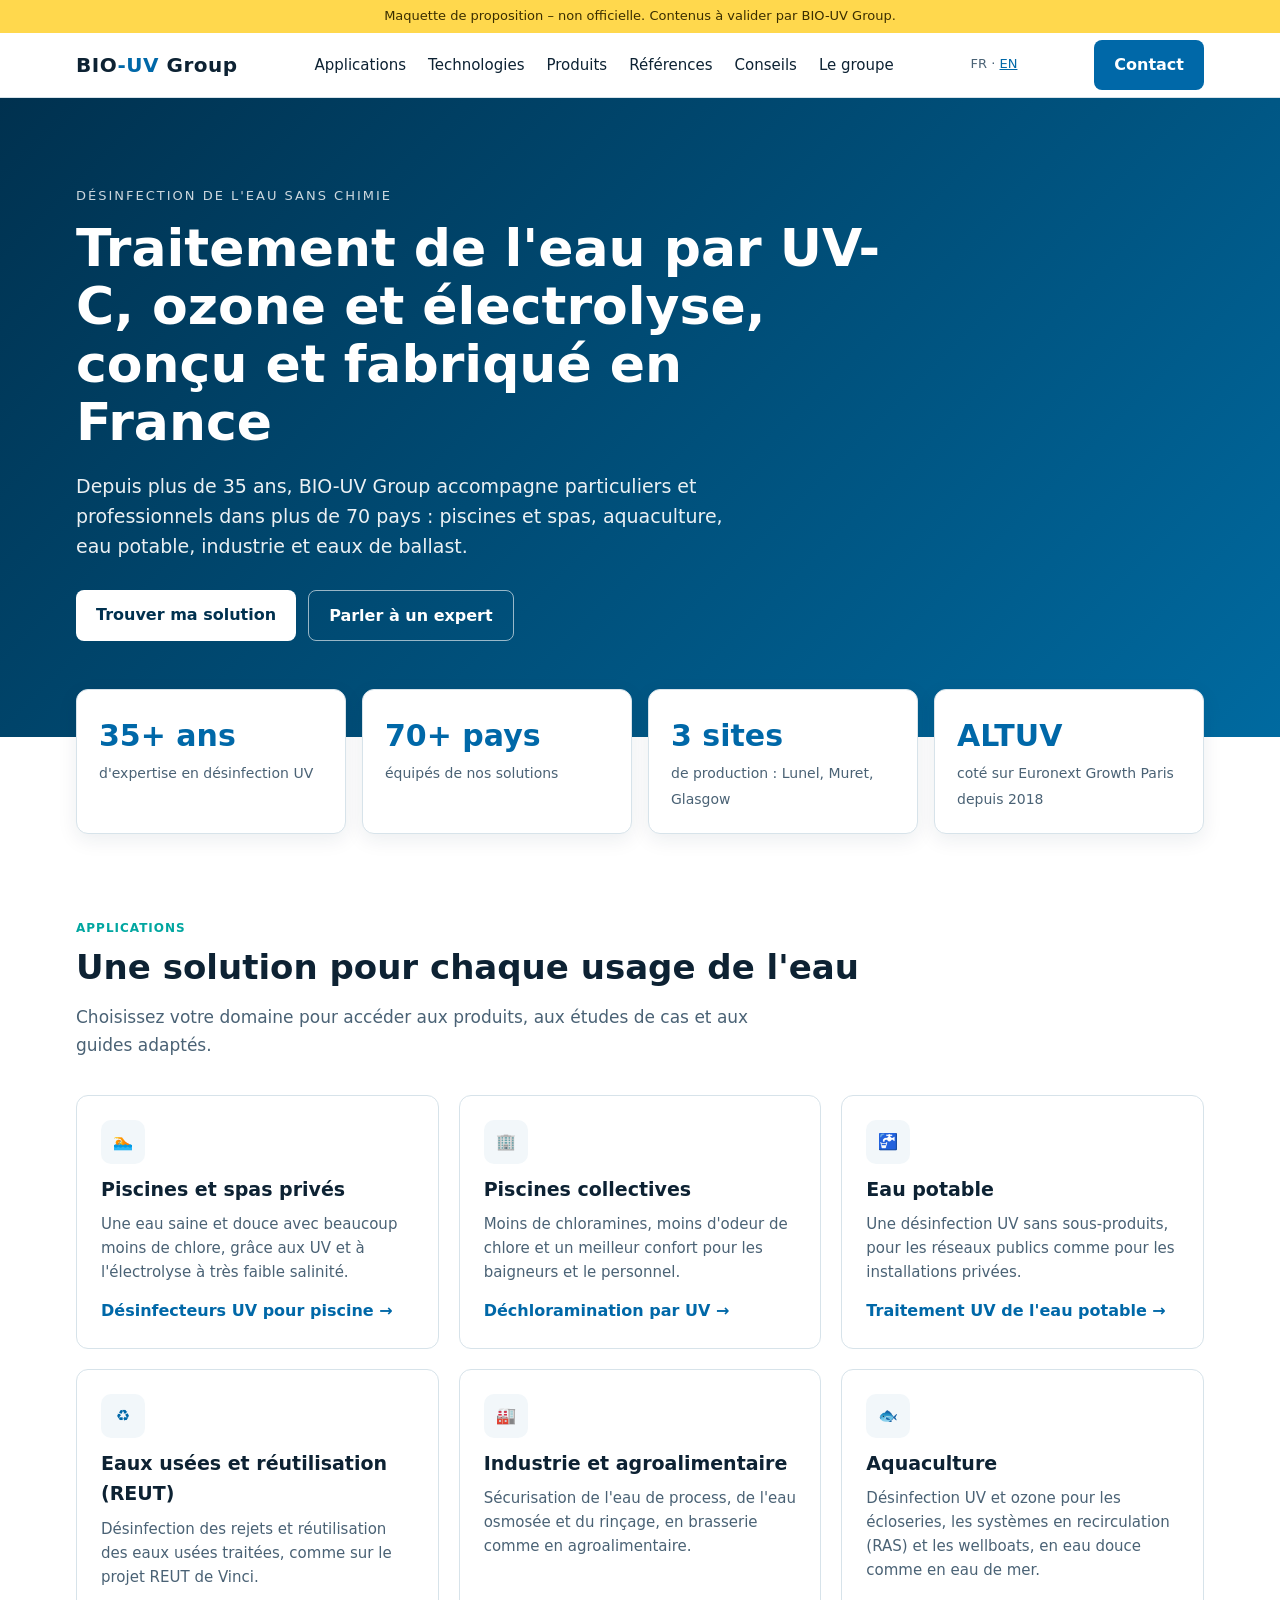
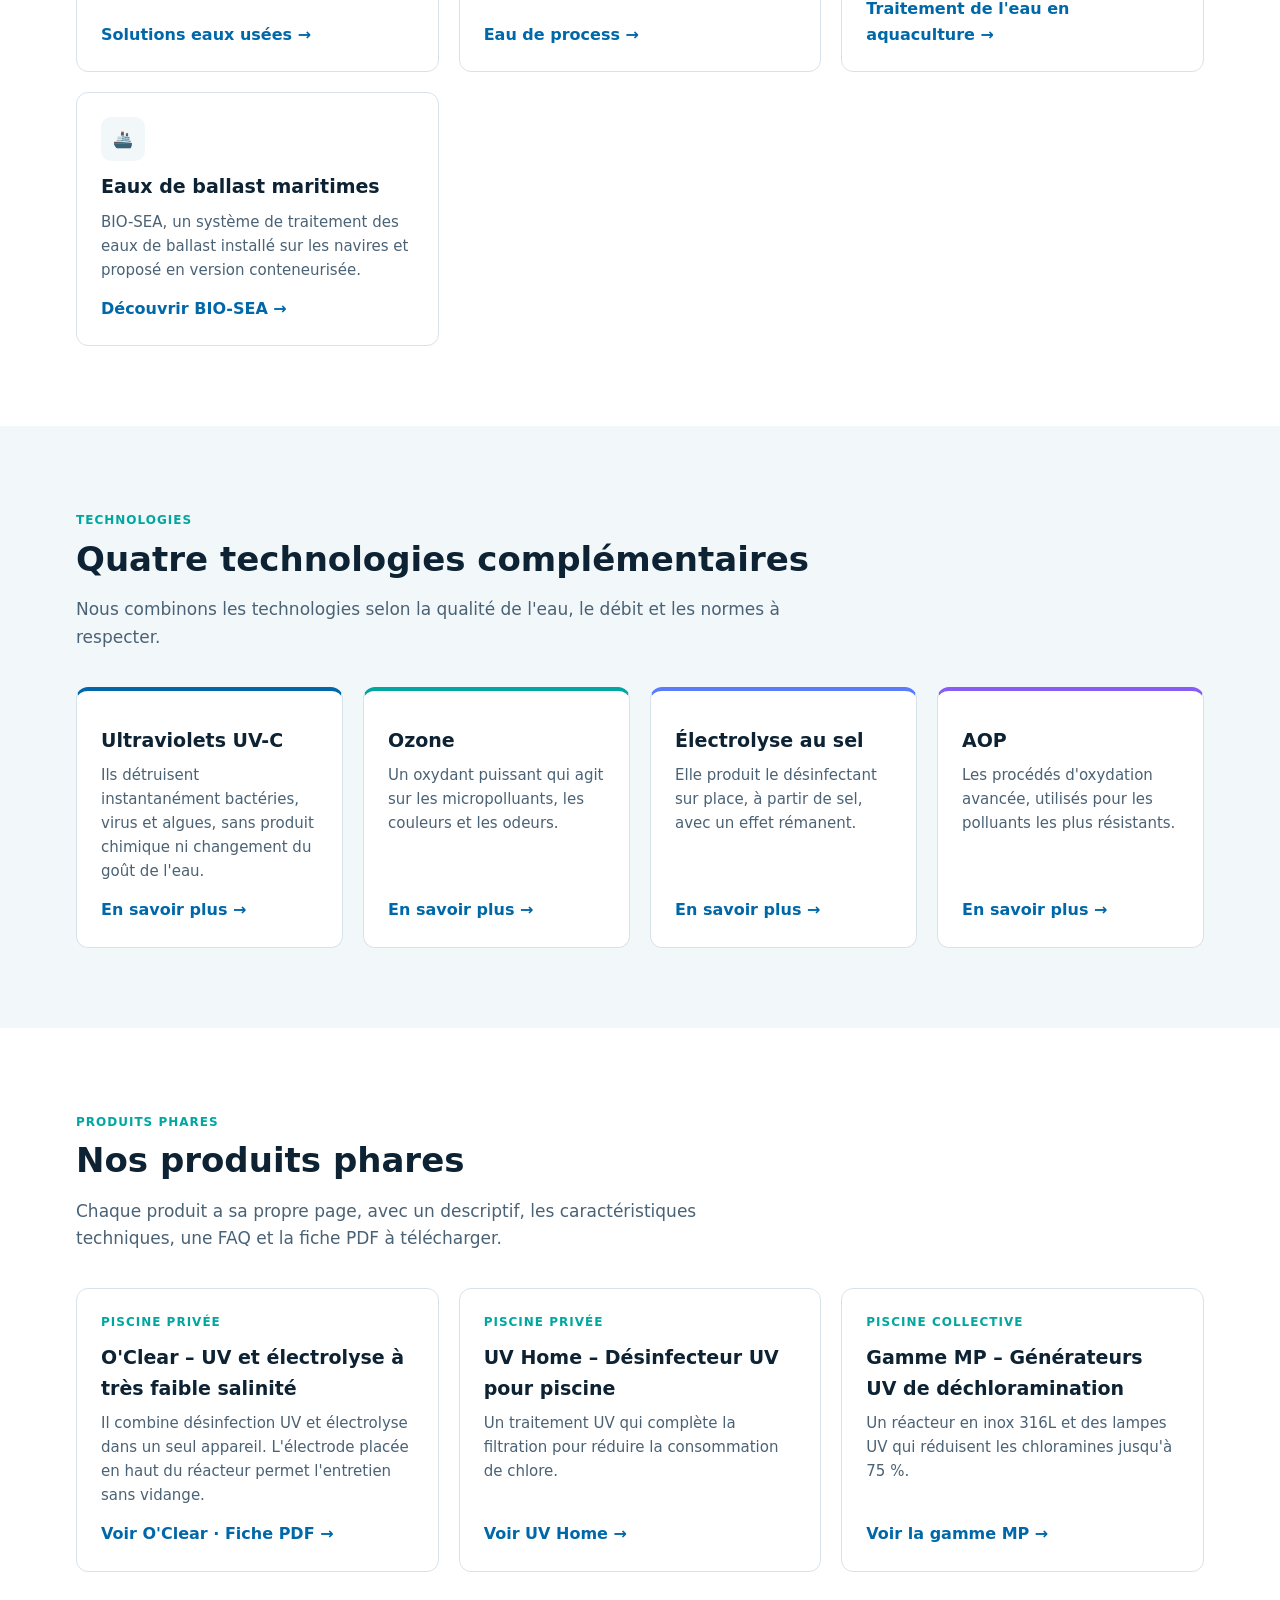
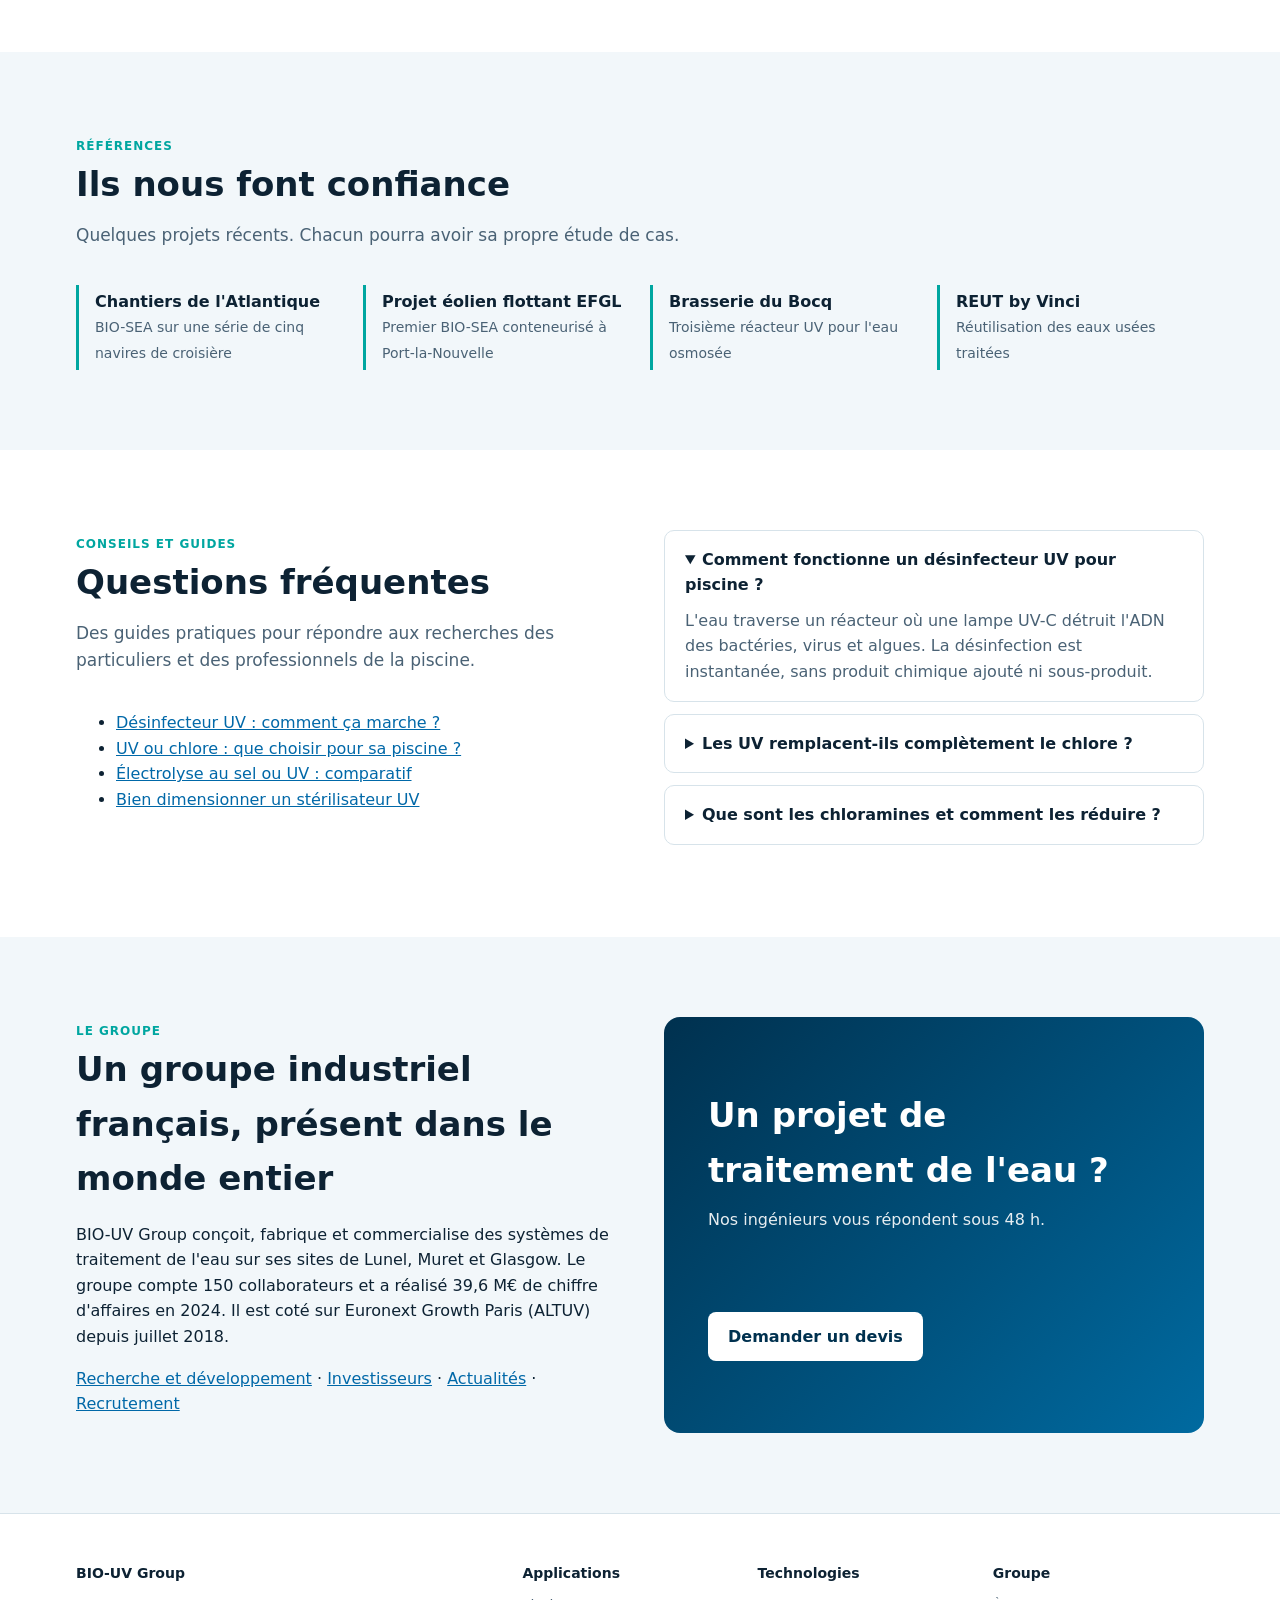
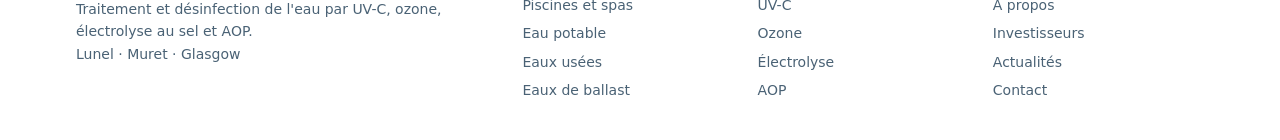
<file: proposals/bio-uv/index.html>
<!doctype html>
<html lang="fr">
<head>
<meta charset="utf-8">
<meta name="viewport" content="width=device-width, initial-scale=1">
<title>Traitement de l'eau par UV-C, ozone et électrolyse | BIO-UV Group</title>
<meta name="description" content="BIO-UV Group conçoit et fabrique en France des systèmes de désinfection de l'eau sans chimie : UV-C, ozone, électrolyse au sel et AOP. Piscines, aquaculture, eau potable, industrie, eaux de ballast.">
<link rel="canonical" href="https://www.bio-uv.com/fr/">
<link rel="alternate" hreflang="fr" href="https://www.bio-uv.com/fr/">
<link rel="alternate" hreflang="en" href="https://www.bio-uv.com/en/">
<link rel="alternate" hreflang="x-default" href="https://www.bio-uv.com/en/">
<meta property="og:type" content="website">
<meta property="og:title" content="BIO-UV Group – Traitement de l'eau sans chimie">
<meta property="og:description" content="UV-C, ozone, électrolyse au sel et AOP : des solutions conçues et fabriquées en France, présentes dans plus de 70 pays.">
<meta property="og:locale" content="fr_FR">
<meta property="og:locale:alternate" content="en_GB">
<script type="application/ld+json">
{
  "@context": "https://schema.org",
  "@type": "Organization",
  "name": "BIO-UV Group",
  "url": "https://www.bio-uv.com/",
  "description": "Conception, fabrication et commercialisation de systèmes de traitement de l'eau par UV-C, ozone, électrolyse au sel et AOP.",
  "address": { "@type": "PostalAddress", "addressLocality": "Lunel", "addressCountry": "FR" },
  "tickerSymbol": "ALTUV"
}
</script>
<script type="application/ld+json">
{
  "@context": "https://schema.org",
  "@type": "FAQPage",
  "mainEntity": [
    { "@type": "Question", "name": "Comment fonctionne un désinfecteur UV pour piscine ?",
      "acceptedAnswer": { "@type": "Answer", "text": "L'eau traverse un réacteur où une lampe UV-C détruit l'ADN des bactéries, virus et algues. La désinfection est instantanée, sans produit chimique ajouté ni sous-produit." } },
    { "@type": "Question", "name": "Les UV remplacent-ils complètement le chlore ?",
      "acceptedAnswer": { "@type": "Answer", "text": "En piscine privée, les UV réduisent fortement la consommation de chlore. Associés à une électrolyse à très faible salinité comme O'Clear, ils assurent aussi l'effet rémanent nécessaire." } },
    { "@type": "Question", "name": "Que sont les chloramines et comment les réduire ?",
      "acceptedAnswer": { "@type": "Answer", "text": "Les chloramines sont responsables de l'odeur de chlore et des irritations. En piscine collective, les générateurs UV de la gamme MP les réduisent jusqu'à 75 %." } }
  ]
}
</script>
<style>
:root{
  --bg:#ffffff; --bg-alt:#f2f7fa; --ink:#0d2233; --muted:#4a6275; --line:#d7e3ea;
  --brand:#0068a8; --brand-ink:#ffffff; --accent:#00a6a0; --card:#ffffff;
  --hero1:#00314f; --hero2:#006aa0;
}
@media (prefers-color-scheme: dark){
  :root:not([data-theme="light"]){
    --bg:#0b1720; --bg-alt:#11212d; --ink:#e6f0f5; --muted:#9db3c2; --line:#22394a;
    --brand:#3fa9e8; --brand-ink:#04131c; --accent:#3fd0c9; --card:#132634;
    --hero1:#021a2a; --hero2:#0a4569;
  }
}
:root[data-theme="dark"]{
  --bg:#0b1720; --bg-alt:#11212d; --ink:#e6f0f5; --muted:#9db3c2; --line:#22394a;
  --brand:#3fa9e8; --brand-ink:#04131c; --accent:#3fd0c9; --card:#132634;
  --hero1:#021a2a; --hero2:#0a4569;
}
*{box-sizing:border-box}
html{scroll-behavior:smooth}
body{margin:0;background:var(--bg);color:var(--ink);font:16px/1.6 system-ui,-apple-system,"Segoe UI",Roboto,sans-serif}
a{color:var(--brand)}
.wrap{max-width:1160px;margin:0 auto;padding:0 16px}
.mock{background:#ffd84d;color:#3a2e00;text-align:center;font-size:13px;padding:6px 16px}
header.top{position:sticky;top:0;z-index:10;background:var(--bg);border-bottom:1px solid var(--line)}
.nav{display:flex;align-items:center;justify-content:space-between;gap:16px;height:64px}
.logo{font-weight:800;font-size:20px;letter-spacing:.5px;color:var(--ink);text-decoration:none}
.logo span{color:var(--brand)}
.nav ul{display:flex;gap:22px;list-style:none;margin:0;padding:0}
.nav ul a{color:var(--ink);text-decoration:none;font-weight:500;font-size:15px}
.nav ul a:hover{color:var(--brand)}
.lang{font-size:13px;color:var(--muted)}
.btn{display:inline-block;background:var(--brand);color:var(--brand-ink);padding:12px 20px;border-radius:8px;text-decoration:none;font-weight:600}
.btn.ghost{background:transparent;color:#fff;border:1px solid rgba(255,255,255,.6)}
.hero{background:linear-gradient(135deg,var(--hero1),var(--hero2));color:#fff;padding:88px 0 96px}
.hero .eyebrow{text-transform:uppercase;letter-spacing:2px;font-size:13px;opacity:.8}
.hero h1{font-size:clamp(30px,5vw,52px);line-height:1.12;margin:12px 0 18px;max-width:820px}
.hero p{font-size:19px;max-width:680px;opacity:.92}
.hero .cta{display:flex;gap:12px;flex-wrap:wrap;margin-top:28px}
.stats{display:grid;grid-template-columns:repeat(4,1fr);gap:16px;margin-top:-48px}
.stat{background:var(--card);border:1px solid var(--line);border-radius:12px;padding:22px;box-shadow:0 6px 20px rgba(0,40,70,.08)}
.stat b{display:block;font-size:30px;color:var(--brand)}
.stat span{color:var(--muted);font-size:14px}
section{padding:80px 0}
section.alt{background:var(--bg-alt)}
h2{font-size:clamp(24px,3.4vw,34px);margin:0 0 10px}
.lead{color:var(--muted);max-width:720px;margin:0 0 36px;font-size:17px}
.grid{display:grid;gap:20px}
.g3{grid-template-columns:repeat(3,1fr)}
.g4{grid-template-columns:repeat(4,1fr)}
.g2{grid-template-columns:repeat(2,1fr)}
.card{background:var(--card);border:1px solid var(--line);border-radius:12px;padding:24px;display:flex;flex-direction:column}
.card h3{margin:10px 0 8px;font-size:19px}
.card p{margin:0 0 14px;color:var(--muted);font-size:15px}
.card a.more{margin-top:auto;font-weight:600;text-decoration:none}
.ico{width:44px;height:44px;border-radius:10px;background:var(--bg-alt);display:grid;place-items:center;color:var(--brand)}
.tag{display:inline-block;font-size:12px;font-weight:600;color:var(--accent);text-transform:uppercase;letter-spacing:1px}
.tech{border-top:4px solid var(--brand)}
.tech:nth-child(2){border-top-color:var(--accent)}
.tech:nth-child(3){border-top-color:#5b7cfa}
.tech:nth-child(4){border-top-color:#8a5cf6}
.refs{display:grid;grid-template-columns:repeat(4,1fr);gap:20px}
.ref{border-left:3px solid var(--accent);padding:4px 0 4px 16px}
.ref b{display:block}
.ref span{color:var(--muted);font-size:14px}
details{background:var(--card);border:1px solid var(--line);border-radius:10px;padding:16px 20px;margin-bottom:12px}
summary{cursor:pointer;font-weight:600}
details p{color:var(--muted);margin:10px 0 0}
.contact{background:linear-gradient(135deg,var(--hero1),var(--hero2));color:#fff;border-radius:16px;padding:44px;display:flex;justify-content:space-between;align-items:center;gap:24px;flex-wrap:wrap}
.contact h2{color:#fff}
.contact p{opacity:.9;margin:0}
footer{border-top:1px solid var(--line);padding:48px 0 32px;color:var(--muted);font-size:14px}
footer .cols{display:grid;grid-template-columns:2fr 1fr 1fr 1fr;gap:24px}
footer h4{color:var(--ink);margin:0 0 10px;font-size:14px}
footer ul{list-style:none;padding:0;margin:0}
footer li{margin:6px 0}
footer a{color:var(--muted);text-decoration:none}
@media (max-width:900px){
  .nav ul{display:none}
  .stats,.g4,.refs{grid-template-columns:repeat(2,1fr)}
  .g3{grid-template-columns:1fr 1fr}
  footer .cols{grid-template-columns:1fr 1fr}
}
@media (max-width:560px){
  .stats,.g4,.g3,.g2,.refs{grid-template-columns:1fr}
  .hero{padding:56px 0 80px}
  section{padding:56px 0}
  .contact{padding:28px}
  .lang{display:none}
}
</style>
</head>
<body>
<div class="mock">Maquette de proposition – non officielle. Contenus à valider par BIO-UV Group.</div>

<header class="top">
  <div class="wrap nav">
    <a class="logo" href="#">BIO<span>-UV</span> Group</a>
    <nav aria-label="Navigation principale">
      <ul>
        <li><a href="#applications">Applications</a></li>
        <li><a href="#technologies">Technologies</a></li>
        <li><a href="#produits">Produits</a></li>
        <li><a href="#references">Références</a></li>
        <li><a href="#conseils">Conseils</a></li>
        <li><a href="#groupe">Le groupe</a></li>
      </ul>
    </nav>
    <span class="lang">FR · <a href="#">EN</a></span>
    <a class="btn" href="#contact">Contact</a>
  </div>
</header>

<main>
  <section class="hero" aria-labelledby="h1">
    <div class="wrap">
      <div class="eyebrow">Désinfection de l'eau sans chimie</div>
      <h1 id="h1">Traitement de l'eau par UV-C, ozone et électrolyse, conçu et fabriqué en France</h1>
      <p>Depuis plus de 35 ans, BIO-UV Group accompagne particuliers et professionnels dans plus de 70 pays : piscines et spas, aquaculture, eau potable, industrie et eaux de ballast.</p>
      <div class="cta">
        <a class="btn" href="#applications" style="background:#fff;color:#00314f">Trouver ma solution</a>
        <a class="btn ghost" href="#contact">Parler à un expert</a>
      </div>
    </div>
  </section>

  <div class="wrap stats" aria-label="Chiffres clés">
    <div class="stat"><b>35+ ans</b><span>d'expertise en désinfection UV</span></div>
    <div class="stat"><b>70+ pays</b><span>équipés de nos solutions</span></div>
    <div class="stat"><b>3 sites</b><span>de production : Lunel, Muret, Glasgow</span></div>
    <div class="stat"><b>ALTUV</b><span>coté sur Euronext Growth Paris depuis 2018</span></div>
  </div>

  <section id="applications" aria-labelledby="h-app">
    <div class="wrap">
      <span class="tag">Applications</span>
      <h2 id="h-app">Une solution pour chaque usage de l'eau</h2>
      <p class="lead">Choisissez votre domaine pour accéder aux produits, aux études de cas et aux guides adaptés.</p>
      <div class="grid g3">
        <article class="card">
          <div class="ico" aria-hidden="true">🏊</div>
          <h3>Piscines et spas privés</h3>
          <p>Une eau saine et douce avec beaucoup moins de chlore, grâce aux UV et à l'électrolyse à très faible salinité.</p>
          <a class="more" href="#produits">Désinfecteurs UV pour piscine →</a>
        </article>
        <article class="card">
          <div class="ico" aria-hidden="true">🏢</div>
          <h3>Piscines collectives</h3>
          <p>Moins de chloramines, moins d'odeur de chlore et un meilleur confort pour les baigneurs et le personnel.</p>
          <a class="more" href="#produits">Déchloramination par UV →</a>
        </article>
        <article class="card">
          <div class="ico" aria-hidden="true">🚰</div>
          <h3>Eau potable</h3>
          <p>Une désinfection UV sans sous-produits, pour les réseaux publics comme pour les installations privées.</p>
          <a class="more" href="#">Traitement UV de l'eau potable →</a>
        </article>
        <article class="card">
          <div class="ico" aria-hidden="true">♻️</div>
          <h3>Eaux usées et réutilisation (REUT)</h3>
          <p>Désinfection des rejets et réutilisation des eaux usées traitées, comme sur le projet REUT de Vinci.</p>
          <a class="more" href="#">Solutions eaux usées →</a>
        </article>
        <article class="card">
          <div class="ico" aria-hidden="true">🏭</div>
          <h3>Industrie et agroalimentaire</h3>
          <p>Sécurisation de l'eau de process, de l'eau osmosée et du rinçage, en brasserie comme en agroalimentaire.</p>
          <a class="more" href="#">Eau de process →</a>
        </article>
        <article class="card">
          <div class="ico" aria-hidden="true">🐟</div>
          <h3>Aquaculture</h3>
          <p>Désinfection UV et ozone pour les écloseries, les systèmes en recirculation (RAS) et les wellboats, en eau douce comme en eau de mer.</p>
          <a class="more" href="aquaculture.html">Traitement de l'eau en aquaculture →</a>
        </article>
        <article class="card">
          <div class="ico" aria-hidden="true">🚢</div>
          <h3>Eaux de ballast maritimes</h3>
          <p>BIO-SEA, un système de traitement des eaux de ballast installé sur les navires et proposé en version conteneurisée.</p>
          <a class="more" href="#">Découvrir BIO-SEA →</a>
        </article>
      </div>
    </div>
  </section>

  <section id="technologies" class="alt" aria-labelledby="h-tech">
    <div class="wrap">
      <span class="tag">Technologies</span>
      <h2 id="h-tech">Quatre technologies complémentaires</h2>
      <p class="lead">Nous combinons les technologies selon la qualité de l'eau, le débit et les normes à respecter.</p>
      <div class="grid g4">
        <article class="card tech"><h3>Ultraviolets UV-C</h3><p>Ils détruisent instantanément bactéries, virus et algues, sans produit chimique ni changement du goût de l'eau.</p><a class="more" href="#">En savoir plus →</a></article>
        <article class="card tech"><h3>Ozone</h3><p>Un oxydant puissant qui agit sur les micropolluants, les couleurs et les odeurs.</p><a class="more" href="#">En savoir plus →</a></article>
        <article class="card tech"><h3>Électrolyse au sel</h3><p>Elle produit le désinfectant sur place, à partir de sel, avec un effet rémanent.</p><a class="more" href="#">En savoir plus →</a></article>
        <article class="card tech"><h3>AOP</h3><p>Les procédés d'oxydation avancée, utilisés pour les polluants les plus résistants.</p><a class="more" href="#">En savoir plus →</a></article>
      </div>
    </div>
  </section>

  <section id="produits" aria-labelledby="h-prod">
    <div class="wrap">
      <span class="tag">Produits phares</span>
      <h2 id="h-prod">Nos produits phares</h2>
      <p class="lead">Chaque produit a sa propre page, avec un descriptif, les caractéristiques techniques, une FAQ et la fiche PDF à télécharger.</p>
      <div class="grid g3">
        <article class="card">
          <span class="tag">Piscine privée</span>
          <h3>O'Clear – UV et électrolyse à très faible salinité</h3>
          <p>Il combine désinfection UV et électrolyse dans un seul appareil. L'électrode placée en haut du réacteur permet l'entretien sans vidange.</p>
          <a class="more" href="#">Voir O'Clear · Fiche PDF →</a>
        </article>
        <article class="card">
          <span class="tag">Piscine privée</span>
          <h3>UV Home – Désinfecteur UV pour piscine</h3>
          <p>Un traitement UV qui complète la filtration pour réduire la consommation de chlore.</p>
          <a class="more" href="#">Voir UV Home →</a>
        </article>
        <article class="card">
          <span class="tag">Piscine collective</span>
          <h3>Gamme MP – Générateurs UV de déchloramination</h3>
          <p>Un réacteur en inox 316L et des lampes UV qui réduisent les chloramines jusqu'à 75 %.</p>
          <a class="more" href="#">Voir la gamme MP →</a>
        </article>
      </div>
    </div>
  </section>

  <section id="references" class="alt" aria-labelledby="h-ref">
    <div class="wrap">
      <span class="tag">Références</span>
      <h2 id="h-ref">Ils nous font confiance</h2>
      <p class="lead">Quelques projets récents. Chacun pourra avoir sa propre étude de cas.</p>
      <div class="refs">
        <div class="ref"><b>Chantiers de l'Atlantique</b><span>BIO-SEA sur une série de cinq navires de croisière</span></div>
        <div class="ref"><b>Projet éolien flottant EFGL</b><span>Premier BIO-SEA conteneurisé à Port-la-Nouvelle</span></div>
        <div class="ref"><b>Brasserie du Bocq</b><span>Troisième réacteur UV pour l'eau osmosée</span></div>
        <div class="ref"><b>REUT by Vinci</b><span>Réutilisation des eaux usées traitées</span></div>
      </div>
    </div>
  </section>

  <section id="conseils" aria-labelledby="h-faq">
    <div class="wrap grid g2" style="align-items:start;gap:48px">
      <div>
        <span class="tag">Conseils et guides</span>
        <h2 id="h-faq">Questions fréquentes</h2>
        <p class="lead">Des guides pratiques pour répondre aux recherches des particuliers et des professionnels de la piscine.</p>
        <ul>
          <li><a href="#">Désinfecteur UV : comment ça marche ?</a></li>
          <li><a href="#">UV ou chlore : que choisir pour sa piscine ?</a></li>
          <li><a href="#">Électrolyse au sel ou UV : comparatif</a></li>
          <li><a href="#">Bien dimensionner un stérilisateur UV</a></li>
        </ul>
      </div>
      <div>
        <details open><summary>Comment fonctionne un désinfecteur UV pour piscine ?</summary><p>L'eau traverse un réacteur où une lampe UV-C détruit l'ADN des bactéries, virus et algues. La désinfection est instantanée, sans produit chimique ajouté ni sous-produit.</p></details>
        <details><summary>Les UV remplacent-ils complètement le chlore ?</summary><p>En piscine privée, les UV réduisent fortement la consommation de chlore. Associés à une électrolyse à très faible salinité comme O'Clear, ils assurent aussi l'effet rémanent nécessaire.</p></details>
        <details><summary>Que sont les chloramines et comment les réduire ?</summary><p>Les chloramines sont responsables de l'odeur de chlore et des irritations. En piscine collective, les générateurs UV de la gamme MP les réduisent jusqu'à 75 %.</p></details>
      </div>
    </div>
  </section>

  <section id="groupe" class="alt" aria-labelledby="h-grp">
    <div class="wrap grid g2" style="gap:48px">
      <div>
        <span class="tag">Le groupe</span>
        <h2 id="h-grp">Un groupe industriel français, présent dans le monde entier</h2>
        <p>BIO-UV Group conçoit, fabrique et commercialise des systèmes de traitement de l'eau sur ses sites de Lunel, Muret et Glasgow. Le groupe compte 150 collaborateurs et a réalisé 39,6 M€ de chiffre d'affaires en 2024. Il est coté sur Euronext Growth Paris (ALTUV) depuis juillet 2018.</p>
        <p><a href="#">Recherche et développement</a> · <a href="#">Investisseurs</a> · <a href="#">Actualités</a> · <a href="#">Recrutement</a></p>
      </div>
      <div class="contact" id="contact">
        <div>
          <h2>Un projet de traitement de l'eau ?</h2>
          <p>Nos ingénieurs vous répondent sous 48 h.</p>
        </div>
        <a class="btn" href="#" style="background:#fff;color:#00314f">Demander un devis</a>
      </div>
    </div>
  </section>
</main>

<footer>
  <div class="wrap cols">
    <div><b style="color:var(--ink)">BIO-UV Group</b><p>Traitement et désinfection de l'eau par UV-C, ozone, électrolyse au sel et AOP.<br>Lunel · Muret · Glasgow</p></div>
    <div><h4>Applications</h4><ul><li><a href="#">Piscines et spas</a></li><li><a href="#">Eau potable</a></li><li><a href="#">Eaux usées</a></li><li><a href="#">Eaux de ballast</a></li></ul></div>
    <div><h4>Technologies</h4><ul><li><a href="#">UV-C</a></li><li><a href="#">Ozone</a></li><li><a href="#">Électrolyse</a></li><li><a href="#">AOP</a></li></ul></div>
    <div><h4>Groupe</h4><ul><li><a href="#">À propos</a></li><li><a href="#">Investisseurs</a></li><li><a href="#">Actualités</a></li><li><a href="#">Contact</a></li></ul></div>
  </div>
</footer>
</body>
</html>
</file>
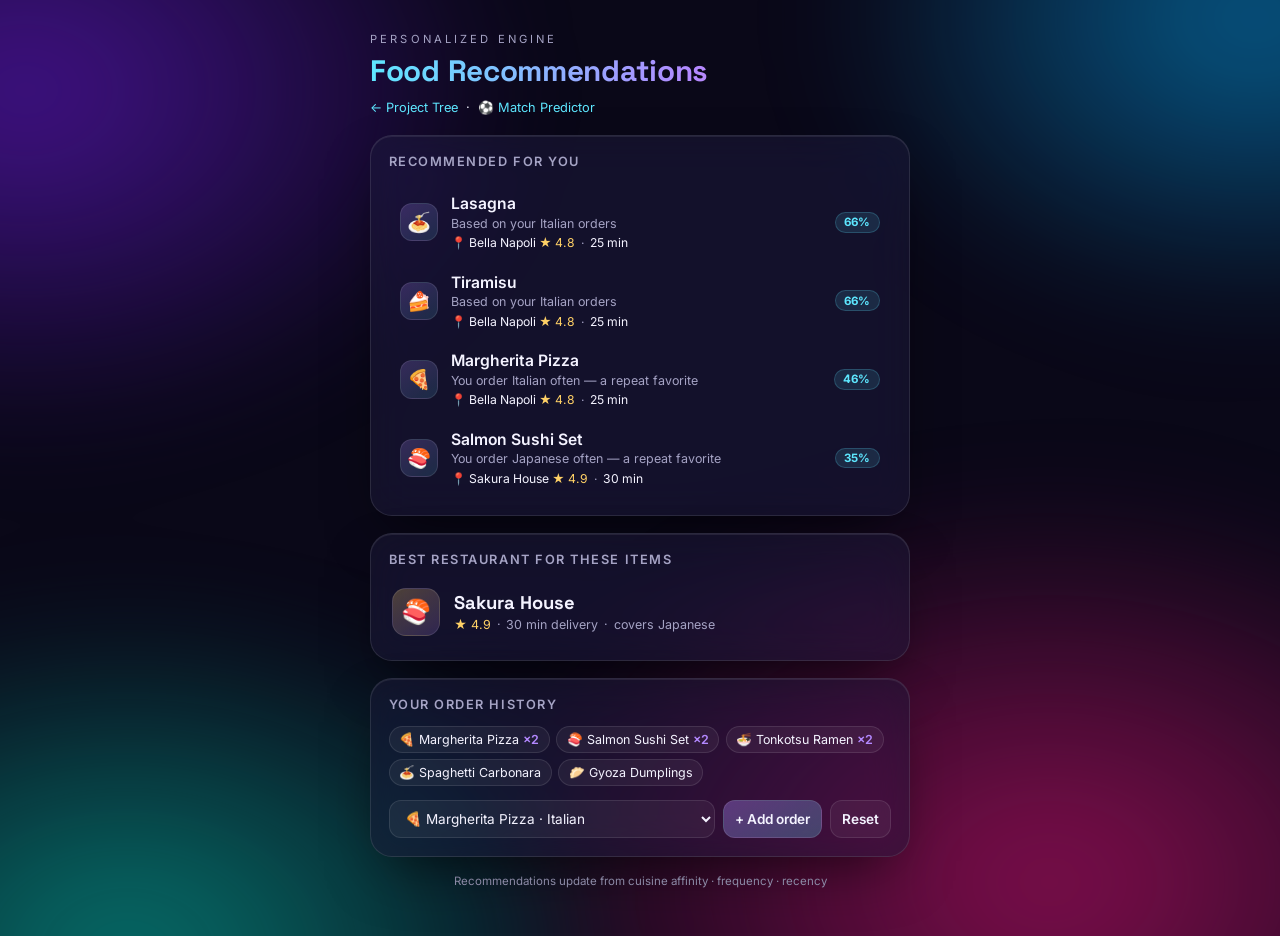
<file: site/food.html>
<!doctype html>
<html lang="en">
<head>
  <meta charset="utf-8" />
  <meta name="viewport" content="width=device-width, initial-scale=1" />
  <title>Food Recommendations · 2026</title>
  <link rel="preconnect" href="https://fonts.googleapis.com" />
  <link rel="preconnect" href="https://fonts.gstatic.com" crossorigin />
  <link href="https://fonts.googleapis.com/css2?family=Inter:wght@400;500;600;700&family=Space+Grotesk:wght@500;700&display=swap" rel="stylesheet" />
  <style>
    :root {
      --text: #f4f3ff;
      --muted: #a5a3c4;
      --glass: rgba(28, 26, 54, 0.55);
      --glass-border: rgba(255, 255, 255, 0.10);
      --accent: #b388ff;
      --accent-2: #5ee7ff;
      --row-hover: rgba(255, 255, 255, 0.06);
    }
    * { box-sizing: border-box; }
    body {
      margin: 0;
      font-family: "Inter", system-ui, sans-serif;
      color: var(--text);
      background: #0a0818;
      display: flex;
      justify-content: center;
      padding: 2rem 1rem 3rem;
      overflow-x: hidden;
    }
    .mesh {
      position: fixed; inset: -30%; z-index: -1;
      background:
        radial-gradient(40% 40% at 20% 25%, #6d28d9 0%, transparent 60%),
        radial-gradient(35% 35% at 80% 20%, #0ea5e9 0%, transparent 60%),
        radial-gradient(45% 45% at 70% 80%, #db2777 0%, transparent 60%),
        radial-gradient(40% 40% at 25% 85%, #2dd4bf 0%, transparent 60%);
      filter: blur(60px) saturate(140%);
      opacity: 0.5;
      animation: drift 22s ease-in-out infinite alternate;
    }
    @keyframes drift { 0%{transform:translate3d(0,0,0) scale(1);} 100%{transform:translate3d(2%,-3%,0) scale(1.12);} }

    main { width: 100%; max-width: 540px; animation: rise .7s cubic-bezier(.2,.8,.2,1) both; }
    @keyframes rise { from{opacity:0;transform:translateY(16px);} to{opacity:1;transform:translateY(0);} }

    header { margin: 0 0 1.25rem; }
    .eyebrow { font-size: .7rem; letter-spacing: .28em; text-transform: uppercase; color: var(--muted); margin: 0 0 .4rem; }
    h1 {
      font-family: "Space Grotesk", sans-serif; font-size: 1.85rem; font-weight: 700; margin: 0; letter-spacing: -.01em;
      background: linear-gradient(92deg, var(--accent-2), var(--accent) 60%, #ff9ecf);
      -webkit-background-clip: text; background-clip: text; color: transparent;
    }
    .nav { margin-top:.6rem; font-size:.8rem; }
    .nav a { color: var(--accent-2); text-decoration: none; }
    .nav a:hover { text-decoration: underline; }

    .card {
      border-radius: 22px; background: var(--glass); border: 1px solid var(--glass-border);
      backdrop-filter: blur(22px) saturate(160%); -webkit-backdrop-filter: blur(22px) saturate(160%);
      box-shadow: 0 24px 60px -20px rgba(0,0,0,.65), inset 0 1px 0 rgba(255,255,255,.08);
      padding: 1.1rem; margin-bottom: 1.1rem;
    }
    .card h2 { font-size: .8rem; letter-spacing: .12em; text-transform: uppercase; color: var(--muted); margin: 0 0 .9rem; font-weight: 600; }

    .reco { display: flex; align-items: center; gap: .8rem; padding: .7rem; border-radius: 14px; transition: background .18s, transform .18s; }
    .reco:hover { background: var(--row-hover); transform: translateX(2px); }
    .reco .emoji { width: 2.4rem; height: 2.4rem; flex:none; display:grid; place-items:center; font-size:1.2rem; border-radius:12px; background: linear-gradient(145deg, rgba(179,136,255,.22), rgba(94,231,255,.12)); border:1px solid var(--glass-border); }
    .reco .body { flex:1; min-width:0; }
    .reco .name { font-weight:600; font-size:.98rem; }
    .reco .why { font-size:.78rem; color: var(--muted); margin-top:.15rem; }
    .reco .where { font-size:.76rem; color: var(--text); margin-top:.3rem; }
    .reco .where .star { color:#ffd166; }
    .reco .where .dot { color: var(--muted); margin:0 .35rem; }
    .reco .score { font-size:.72rem; font-weight:700; color: var(--accent-2); padding:.15rem .55rem; border-radius:999px; background: rgba(94,231,255,.12); border:1px solid rgba(94,231,255,.2); flex:none; }

    .topspot { display:flex; align-items:center; gap:.9rem; padding:.4rem .2rem; }
    .topspot .emoji { width:3rem; height:3rem; flex:none; display:grid; place-items:center; font-size:1.5rem; border-radius:14px; background: linear-gradient(145deg, rgba(255,209,102,.25), rgba(179,136,255,.18)); border:1px solid var(--glass-border); }
    .topspot .name { font-family:"Space Grotesk"; font-weight:700; font-size:1.15rem; }
    .topspot .meta { font-size:.78rem; color: var(--muted); margin-top:.2rem; }
    .topspot .meta .star { color:#ffd166; }
    .topspot .meta .dot { margin:0 .35rem; }

    .history { display:flex; flex-wrap:wrap; gap:.4rem; }
    .chip { font-size:.78rem; padding:.3rem .6rem; border-radius:999px; background: rgba(255,255,255,.05); border:1px solid var(--glass-border); }
    .chip b { color: var(--accent); font-weight:600; }

    form { display:flex; gap:.5rem; margin-top:.9rem; }
    select, button {
      font-family: inherit; font-size:.85rem; color: var(--text); border-radius: 12px;
      border:1px solid var(--glass-border); background: rgba(255,255,255,.05); padding:.55rem .7rem;
    }
    select { flex:1; }
    button { cursor:pointer; font-weight:600; background: linear-gradient(145deg, rgba(179,136,255,.35), rgba(94,231,255,.25)); }
    button:hover { filter: brightness(1.15); }
    .reset { background: rgba(255,255,255,.05); }

    footer { text-align:center; font-size:.72rem; color: var(--muted); margin-top:.4rem; }
  </style>
</head>
<body>
  <div class="mesh" aria-hidden="true"></div>
  <main>
    <header>
      <p class="eyebrow">Personalized Engine</p>
      <h1>Food Recommendations</h1>
      <p class="nav"><a href="./index.html">← Project Tree</a> &nbsp;·&nbsp; <a href="./match.html">⚽ Match Predictor</a></p>
    </header>

    <div class="card">
      <h2>Recommended for you</h2>
      <div id="recos"></div>
    </div>

    <div class="card">
      <h2>Best restaurant for these items</h2>
      <div class="topspot" id="topspot"></div>
    </div>

    <div class="card">
      <h2>Your order history</h2>
      <div class="history" id="history"></div>
      <form id="orderForm">
        <select id="dishPicker"></select>
        <button type="submit">+ Add order</button>
        <button type="button" class="reset" id="resetBtn">Reset</button>
      </form>
    </div>

    <footer>Recommendations update from cuisine affinity · frequency · recency</footer>
  </main>

  <script>
    // ---- Dish catalog: each dish has a cuisine and category ----
    const CATALOG = [
      { id: "margherita",   name: "Margherita Pizza",   emoji: "🍕", cuisine: "Italian",  category: "main" },
      { id: "carbonara",    name: "Spaghetti Carbonara", emoji: "🍝", cuisine: "Italian",  category: "main" },
      { id: "lasagna",      name: "Lasagna",            emoji: "🍝", cuisine: "Italian",  category: "main" },
      { id: "tiramisu",     name: "Tiramisu",           emoji: "🍰", cuisine: "Italian",  category: "dessert" },
      { id: "sushi",        name: "Salmon Sushi Set",   emoji: "🍣", cuisine: "Japanese", category: "main" },
      { id: "ramen",        name: "Tonkotsu Ramen",     emoji: "🍜", cuisine: "Japanese", category: "main" },
      { id: "gyoza",        name: "Gyoza Dumplings",    emoji: "🥟", cuisine: "Japanese", category: "starter" },
      { id: "padthai",      name: "Pad Thai",           emoji: "🍤", cuisine: "Thai",     category: "main" },
      { id: "greencurry",   name: "Green Curry",        emoji: "🍛", cuisine: "Thai",     category: "main" },
      { id: "tacos",        name: "Beef Tacos",         emoji: "🌮", cuisine: "Mexican",  category: "main" },
      { id: "burrito",      name: "Chicken Burrito",    emoji: "🌯", cuisine: "Mexican",  category: "main" },
      { id: "guacamole",    name: "Guacamole & Chips",  emoji: "🥑", cuisine: "Mexican",  category: "starter" },
      { id: "burger",       name: "Classic Burger",     emoji: "🍔", cuisine: "American", category: "main" },
      { id: "wings",        name: "Buffalo Wings",      emoji: "🍗", cuisine: "American", category: "starter" },
      { id: "tikka",        name: "Chicken Tikka Masala", emoji: "🍛", cuisine: "Indian", category: "main" },
      { id: "naan",         name: "Garlic Naan",        emoji: "🫓", cuisine: "Indian",   category: "starter" },
      { id: "biryani",      name: "Veg Biryani",        emoji: "🍚", cuisine: "Indian",   category: "main" },
    ];
    const byId = Object.fromEntries(CATALOG.map(d => [d.id, d]));

    // ---- Restaurant catalog: cuisines served, rating, delivery time (min) ----
    const RESTAURANTS = [
      { name: "Bella Napoli",     emoji: "🍕", cuisines: ["Italian"],            rating: 4.8, eta: 25 },
      { name: "Trattoria Roma",   emoji: "🍝", cuisines: ["Italian"],            rating: 4.5, eta: 35 },
      { name: "Sakura House",     emoji: "🍣", cuisines: ["Japanese"],           rating: 4.9, eta: 30 },
      { name: "Ramen Bar 22",     emoji: "🍜", cuisines: ["Japanese"],           rating: 4.6, eta: 20 },
      { name: "Bangkok Street",   emoji: "🍤", cuisines: ["Thai"],               rating: 4.7, eta: 30 },
      { name: "El Toro",          emoji: "🌮", cuisines: ["Mexican"],            rating: 4.6, eta: 25 },
      { name: "The Grill House",  emoji: "🍔", cuisines: ["American"],           rating: 4.4, eta: 20 },
      { name: "Spice Route",      emoji: "🍛", cuisines: ["Indian"],             rating: 4.8, eta: 35 },
      { name: "Asia Fusion",      emoji: "🥢", cuisines: ["Japanese","Thai"],    rating: 4.5, eta: 30 },
      { name: "Global Kitchen",   emoji: "🌍", cuisines: ["Italian","Mexican","American","Indian"], rating: 4.3, eta: 40 },
    ];

    // Best restaurant for a cuisine: highest rating, then fastest delivery.
    function bestRestaurantFor(cuisine) {
      return RESTAURANTS
        .filter(r => r.cuisines.includes(cuisine))
        .sort((a, b) => b.rating - a.rating || a.eta - b.eta)[0] || null;
    }

    // Best single restaurant to cover a set of recommended dishes:
    // most recommended cuisines covered, then rating, then delivery time.
    function bestRestaurantForDishes(dishes) {
      const wanted = new Set(dishes.map(d => d.cuisine));
      return RESTAURANTS
        .map(r => ({ r, covers: r.cuisines.filter(c => wanted.has(c)).length }))
        .filter(x => x.covers > 0)
        .sort((a, b) => b.covers - a.covers || b.r.rating - a.r.rating || a.r.eta - b.r.eta)[0] || null;
    }

    // ---- Seed order history (most recent last) ----
    const SEED = ["margherita","sushi","margherita","ramen","carbonara","sushi","gyoza","ramen"];
    const KEY = "foodOrderHistory";

    const loadHistory = () => JSON.parse(localStorage.getItem(KEY) || "null") || [...SEED];
    const saveHistory = (h) => localStorage.setItem(KEY, JSON.stringify(h));

    // ---- Recommendation engine ----
    function recommend(history) {
      if (!history.length) return CATALOG.slice(0, 4).map(d => ({ dish: d, score: 0.5, why: "Popular pick to get you started" }));

      // recency-weighted cuisine affinity + dish frequency
      const cuisineScore = {}, dishCount = {};
      const n = history.length;
      history.forEach((id, i) => {
        const d = byId[id];
        if (!d) return;
        const w = 0.5 + (i + 1) / n; // newer orders weigh more
        cuisineScore[d.cuisine] = (cuisineScore[d.cuisine] || 0) + w;
        dishCount[id] = (dishCount[id] || 0) + 1;
      });
      const maxCuisine = Math.max(...Object.values(cuisineScore));
      const recent = new Set(history.slice(-3)); // avoid suggesting the last few

      const scored = CATALOG.map(d => {
        const affinity = (cuisineScore[d.cuisine] || 0) / maxCuisine; // 0..1, favourite cuisines score high
        const tried = dishCount[d.id] || 0;
        const novelty = tried === 0 ? 0.35 : 0; // nudge toward something new in a loved cuisine
        const fatigue = recent.has(d.id) ? -0.5 : 0; // don't repeat very recent orders
        const loyalty = tried >= 2 ? 0.15 : 0;       // a fave you order a lot = "order it again"
        const score = affinity * 0.7 + novelty + loyalty + fatigue;

        let why;
        const favCuisine = Object.entries(cuisineScore).sort((a,b)=>b[1]-a[1])[0][0];
        if (tried >= 2) why = `You order ${d.cuisine} often — a repeat favorite`;
        else if (tried === 0 && affinity > 0.5) why = `New ${d.cuisine} dish — you love ${d.cuisine}`;
        else if (d.cuisine === favCuisine) why = `Matches your top cuisine: ${favCuisine}`;
        else why = `Based on your ${d.cuisine} orders`;

        return { dish: d, score, why };
      });

      return scored.sort((a,b) => b.score - a.score).slice(0, 4);
    }

    // ---- Rendering ----
    function render() {
      const history = loadHistory();

      // recommendations
      const recos = recommend(history);
      const maxS = Math.max(...recos.map(r => r.score), 1);
      document.getElementById("recos").innerHTML = recos.map(r => {
        const spot = bestRestaurantFor(r.dish.cuisine);
        const where = spot
          ? `<div class="where">📍 ${spot.name} <span class="star">★ ${spot.rating}</span><span class="dot">·</span>${spot.eta} min</div>`
          : "";
        return `
        <div class="reco">
          <span class="emoji">${r.dish.emoji}</span>
          <div class="body">
            <div class="name">${r.dish.name}</div>
            <div class="why">${r.why}</div>
            ${where}
          </div>
          <span class="score">${Math.round((r.score / maxS) * 100)}%</span>
        </div>`;
      }).join("");

      // best single restaurant covering the recommended items
      const top = bestRestaurantForDishes(recos.map(r => r.dish));
      const covered = top ? top.r.cuisines.filter(c => new Set(recos.map(r => r.dish.cuisine)).has(c)) : [];
      document.getElementById("topspot").innerHTML = top ? `
        <span class="emoji">${top.r.emoji}</span>
        <div>
          <div class="name">${top.r.name}</div>
          <div class="meta"><span class="star">★ ${top.r.rating}</span><span class="dot">·</span>${top.r.eta} min delivery<span class="dot">·</span>covers ${covered.join(", ")}</div>
        </div>` : `<div class="meta">No matching restaurant found.</div>`;

      // history (aggregated counts)
      const counts = {};
      history.forEach(id => counts[id] = (counts[id] || 0) + 1);
      document.getElementById("history").innerHTML = Object.entries(counts)
        .sort((a,b)=>b[1]-a[1])
        .map(([id,c]) => `<span class="chip">${byId[id].emoji} ${byId[id].name} ${c>1?`<b>×${c}</b>`:""}</span>`)
        .join("") || '<span class="chip">No orders yet</span>';
    }

    // dish picker options
    document.getElementById("dishPicker").innerHTML =
      CATALOG.map(d => `<option value="${d.id}">${d.emoji} ${d.name} · ${d.cuisine}</option>`).join("");

    document.getElementById("orderForm").addEventListener("submit", (e) => {
      e.preventDefault();
      const id = document.getElementById("dishPicker").value;
      const h = loadHistory(); h.push(id); saveHistory(h); render();
    });
    document.getElementById("resetBtn").addEventListener("click", () => {
      saveHistory([...SEED]); render();
    });

    render();
  </script>
</body>
</html>
</file>
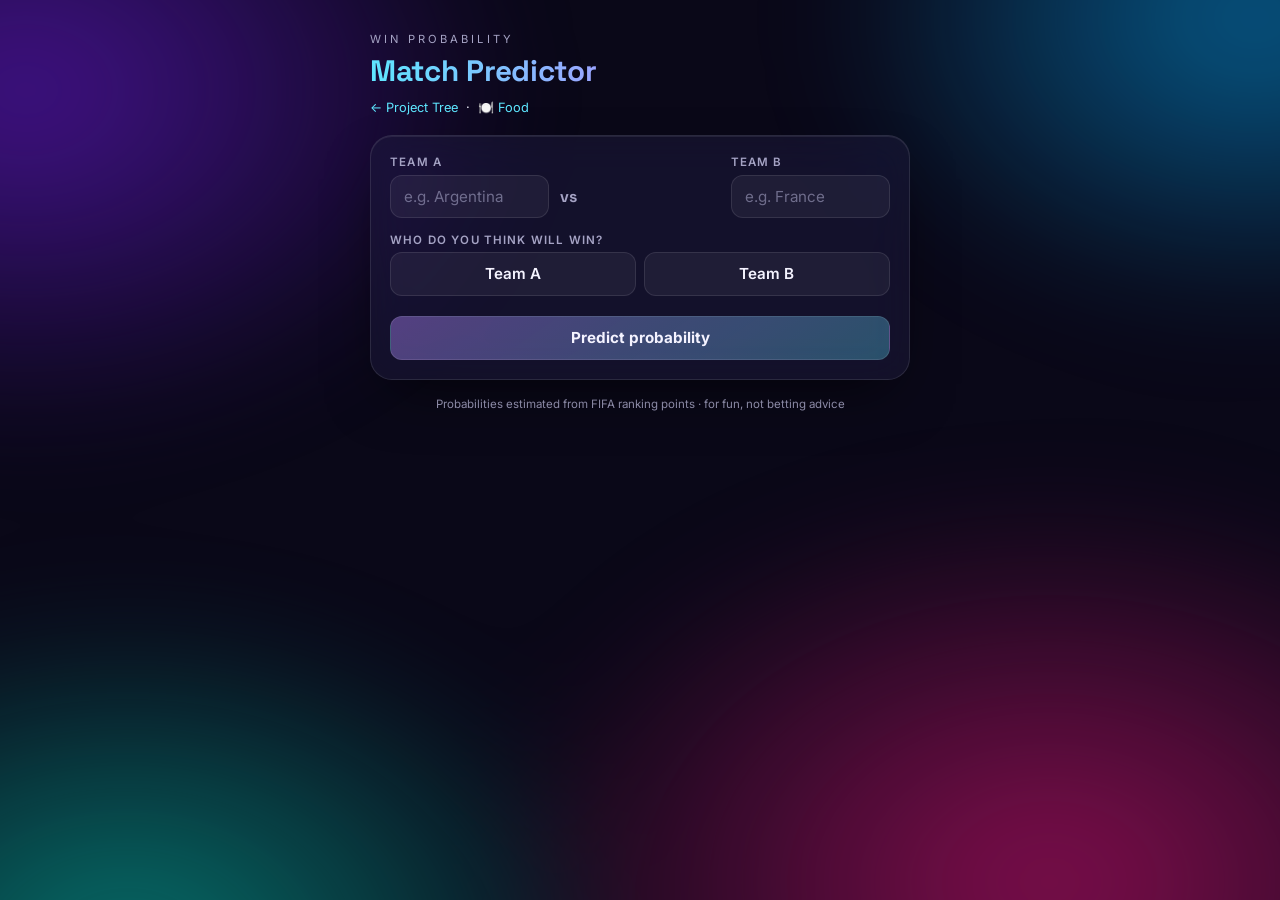
<file: site/match.html>
<!doctype html>
<html lang="en">
<head>
  <meta charset="utf-8" />
  <meta name="viewport" content="width=device-width, initial-scale=1" />
  <title>Match Predictor · 2026</title>
  <link rel="preconnect" href="https://fonts.googleapis.com" />
  <link rel="preconnect" href="https://fonts.gstatic.com" crossorigin />
  <link href="https://fonts.googleapis.com/css2?family=Inter:wght@400;500;600;700&family=Space+Grotesk:wght@500;700&display=swap" rel="stylesheet" />
  <style>
    :root {
      --text: #f4f3ff; --muted: #a5a3c4;
      --glass: rgba(28, 26, 54, 0.55); --glass-border: rgba(255, 255, 255, 0.10);
      --accent: #b388ff; --accent-2: #5ee7ff;
    }
    * { box-sizing: border-box; }
    body {
      margin: 0; font-family: "Inter", system-ui, sans-serif; color: var(--text);
      background: #0a0818; display: flex; justify-content: center; padding: 2rem 1rem 3rem; overflow-x: hidden;
    }
    .mesh {
      position: fixed; inset: -30%; z-index: -1;
      background:
        radial-gradient(40% 40% at 20% 25%, #6d28d9 0%, transparent 60%),
        radial-gradient(35% 35% at 80% 20%, #0ea5e9 0%, transparent 60%),
        radial-gradient(45% 45% at 70% 80%, #db2777 0%, transparent 60%),
        radial-gradient(40% 40% at 25% 85%, #2dd4bf 0%, transparent 60%);
      filter: blur(60px) saturate(140%); opacity: .5; animation: drift 22s ease-in-out infinite alternate;
    }
    @keyframes drift { 0%{transform:translate3d(0,0,0) scale(1);} 100%{transform:translate3d(2%,-3%,0) scale(1.12);} }
    main { width: 100%; max-width: 540px; animation: rise .7s cubic-bezier(.2,.8,.2,1) both; }
    @keyframes rise { from{opacity:0;transform:translateY(16px);} to{opacity:1;transform:translateY(0);} }

    header { margin: 0 0 1.25rem; }
    .eyebrow { font-size: .7rem; letter-spacing: .28em; text-transform: uppercase; color: var(--muted); margin: 0 0 .4rem; }
    h1 {
      font-family: "Space Grotesk", sans-serif; font-size: 1.85rem; font-weight: 700; margin: 0; letter-spacing: -.01em;
      background: linear-gradient(92deg, var(--accent-2), var(--accent) 60%, #ff9ecf);
      -webkit-background-clip: text; background-clip: text; color: transparent;
    }
    .nav { margin-top:.6rem; font-size:.8rem; }
    .nav a { color: var(--accent-2); text-decoration: none; }
    .nav a:hover { text-decoration: underline; }

    .card {
      border-radius: 22px; background: var(--glass); border: 1px solid var(--glass-border);
      backdrop-filter: blur(22px) saturate(160%); -webkit-backdrop-filter: blur(22px) saturate(160%);
      box-shadow: 0 24px 60px -20px rgba(0,0,0,.65), inset 0 1px 0 rgba(255,255,255,.08);
      padding: 1.2rem; margin-bottom: 1.1rem;
    }
    label { display:block; font-size:.72rem; letter-spacing:.1em; text-transform:uppercase; color: var(--muted); margin:0 0 .35rem; font-weight:600; }
    input, button {
      font-family: inherit; font-size:.95rem; color: var(--text); border-radius: 12px; width:100%;
      border:1px solid var(--glass-border); background: rgba(255,255,255,.05); padding:.7rem .8rem;
    }
    input::placeholder { color: rgba(165,163,196,.6); }
    .row { display:flex; gap:.7rem; }
    .row > div { flex:1; }
    .vs { align-self:flex-end; padding-bottom:.7rem; color: var(--muted); font-family:"Space Grotesk"; font-weight:700; }
    .field { margin-bottom: .9rem; }

    .pick { display:flex; gap:.5rem; }
    .pick button {
      cursor:pointer; font-weight:600; background: rgba(255,255,255,.05); transition: all .15s; white-space:nowrap;
      overflow:hidden; text-overflow:ellipsis;
    }
    .pick button.active { background: linear-gradient(145deg, rgba(179,136,255,.4), rgba(94,231,255,.3)); border-color: rgba(179,136,255,.6); }

    .go { cursor:pointer; font-weight:700; margin-top:.4rem; background: linear-gradient(145deg, rgba(179,136,255,.4), rgba(94,231,255,.3)); }
    .go:hover { filter: brightness(1.15); }

    #result { display:none; text-align:center; }
    #result.show { display:block; animation: rise .5s both; }
    .prob {
      font-family:"Space Grotesk"; font-weight:700; font-size:3.4rem; line-height:1;
      background: linear-gradient(92deg, var(--accent-2), var(--accent)); -webkit-background-clip:text; background-clip:text; color:transparent;
    }
    .prob-label { color: var(--muted); font-size:.85rem; margin-top:.4rem; }
    .prob-label b { color: var(--text); }
    .bar { height:10px; border-radius:999px; background: rgba(255,255,255,.08); margin:1.1rem 0 .5rem; overflow:hidden; }
    .bar > span { display:block; height:100%; border-radius:999px; background: linear-gradient(90deg, var(--accent-2), var(--accent)); transition: width .8s cubic-bezier(.2,.8,.2,1); }
    .split { display:flex; justify-content:space-between; font-size:.78rem; color: var(--muted); }
    .verdict { margin-top:1rem; font-size:.85rem; color: var(--muted); }
    .note { font-size:.7rem; color: var(--muted); margin-top:.6rem; }
    footer { text-align:center; font-size:.72rem; color: var(--muted); margin-top:.4rem; }
  </style>
</head>
<body>
  <div class="mesh" aria-hidden="true"></div>
  <main>
    <header>
      <p class="eyebrow">Win Probability</p>
      <h1>Match Predictor</h1>
      <p class="nav"><a href="./index.html">← Project Tree</a> &nbsp;·&nbsp; <a href="./food.html">🍽️ Food</a></p>
    </header>

    <div class="card">
      <div class="row field">
        <div>
          <label>Team A</label>
          <input id="teamA" placeholder="e.g. Argentina" autocomplete="off" />
        </div>
        <div class="vs">vs</div>
        <div>
          <label>Team B</label>
          <input id="teamB" placeholder="e.g. France" autocomplete="off" />
        </div>
      </div>

      <div class="field">
        <label>Who do you think will win?</label>
        <div class="pick" id="pick">
          <button type="button" data-side="A">Team A</button>
          <button type="button" data-side="B">Team B</button>
        </div>
      </div>

      <button type="button" class="go" id="go">Predict probability</button>
      <p class="note" id="err" style="color:#ff9ecf; display:none;"></p>
    </div>

    <div class="card" id="result">
      <div class="prob" id="probValue">—</div>
      <div class="prob-label">chance that <b id="pickedName">—</b> wins</div>
      <div class="bar"><span id="probBar" style="width:0"></span></div>
      <div class="split"><span id="leftPct"></span><span id="rightPct"></span></div>
      <div class="verdict" id="verdict"></div>
      <p class="note" id="ratingNote"></p>
    </div>

    <footer>Probabilities estimated from FIFA ranking points · for fun, not betting advice</footer>
  </main>

  <script>
    // Approximate FIFA ranking points for major national teams (June 2026 ballpark).
    const RATINGS = {
      "argentina":1877, "spain":1875, "france":1870, "england":1820, "portugal":1780,
      "brazil":1776, "netherlands":1750, "belgium":1740, "italy":1720, "germany":1700,
      "croatia":1690, "colombia":1680, "morocco":1675, "mexico":1665, "uruguay":1660,
      "japan":1655, "usa":1650, "united states":1650, "switzerland":1645, "senegal":1640,
      "denmark":1635, "iran":1630, "south korea":1620, "australia":1610, "ecuador":1600,
      "austria":1595, "ukraine":1590, "sweden":1585, "wales":1580, "poland":1575,
      "serbia":1570, "egypt":1560, "nigeria":1555, "canada":1545, "turkey":1540,
      "norway":1535, "scotland":1530, "peru":1525, "chile":1520, "ghana":1500,
      "cameroon":1495, "saudi arabia":1490, "qatar":1480, "india":1130, "china":1280,
    };
    const DEFAULT_RATING = 1500; // unknown teams

    const norm = (s) => s.trim().toLowerCase().replace(/\s+/g, " ");
    const lookup = (name) => {
      const k = norm(name);
      return { rating: RATINGS[k] ?? DEFAULT_RATING, known: k in RATINGS };
    };

    // FIFA expected-result formula: We = 1 / (10^(-dr/600) + 1)
    const expected = (drA) => 1 / (Math.pow(10, -drA / 600) + 1);

    let picked = null;
    const pickButtons = document.querySelectorAll("#pick button");
    pickButtons.forEach(b => b.addEventListener("click", () => {
      picked = b.dataset.side;
      pickButtons.forEach(x => x.classList.toggle("active", x === b));
    }));

    function syncPickLabels() {
      const a = document.getElementById("teamA").value.trim() || "Team A";
      const b = document.getElementById("teamB").value.trim() || "Team B";
      pickButtons[0].textContent = a;
      pickButtons[1].textContent = b;
    }
    document.getElementById("teamA").addEventListener("input", syncPickLabels);
    document.getElementById("teamB").addEventListener("input", syncPickLabels);

    const showErr = (m) => { const e = document.getElementById("err"); e.textContent = m; e.style.display = "block"; };
    const clearErr = () => { document.getElementById("err").style.display = "none"; };

    document.getElementById("go").addEventListener("click", () => {
      clearErr();
      const aName = document.getElementById("teamA").value.trim();
      const bName = document.getElementById("teamB").value.trim();
      if (!aName || !bName) return showErr("Enter both team names.");
      if (!picked) return showErr("Pick which team you think will win.");

      const A = lookup(aName), B = lookup(bName);
      const pAwins = expected(A.rating - B.rating); // prob team A wins
      const pickedIsA = picked === "A";
      const pPicked = pickedIsA ? pAwins : (1 - pAwins);
      const pickedName = pickedIsA ? aName : bName;
      const otherName = pickedIsA ? bName : aName;
      const pct = Math.round(pPicked * 100);

      document.getElementById("probValue").textContent = pct + "%";
      document.getElementById("pickedName").textContent = pickedName;
      document.getElementById("probBar").style.width = pct + "%";
      document.getElementById("leftPct").textContent = `${pickedName} ${pct}%`;
      document.getElementById("rightPct").textContent = `${otherName} ${100 - pct}%`;

      let verdict;
      if (pct >= 70) verdict = `Strong favorite — your pick of ${pickedName} looks solid.`;
      else if (pct >= 55) verdict = `${pickedName} has the edge, but it's not a lock.`;
      else if (pct >= 45) verdict = `Practically a coin flip — could go either way.`;
      else verdict = `Bold call! ${pickedName} is the underdog here — an upset would be impressive.`;
      document.getElementById("verdict").textContent = verdict;

      const notes = [];
      if (!A.known) notes.push(`"${aName}" not in the ratings table — used a baseline of ${DEFAULT_RATING}`);
      if (!B.known) notes.push(`"${bName}" not in the ratings table — used a baseline of ${DEFAULT_RATING}`);
      document.getElementById("ratingNote").textContent = notes.join(" · ");

      document.getElementById("result").classList.add("show");
    });

    syncPickLabels();
  </script>
</body>
</html>
</file>
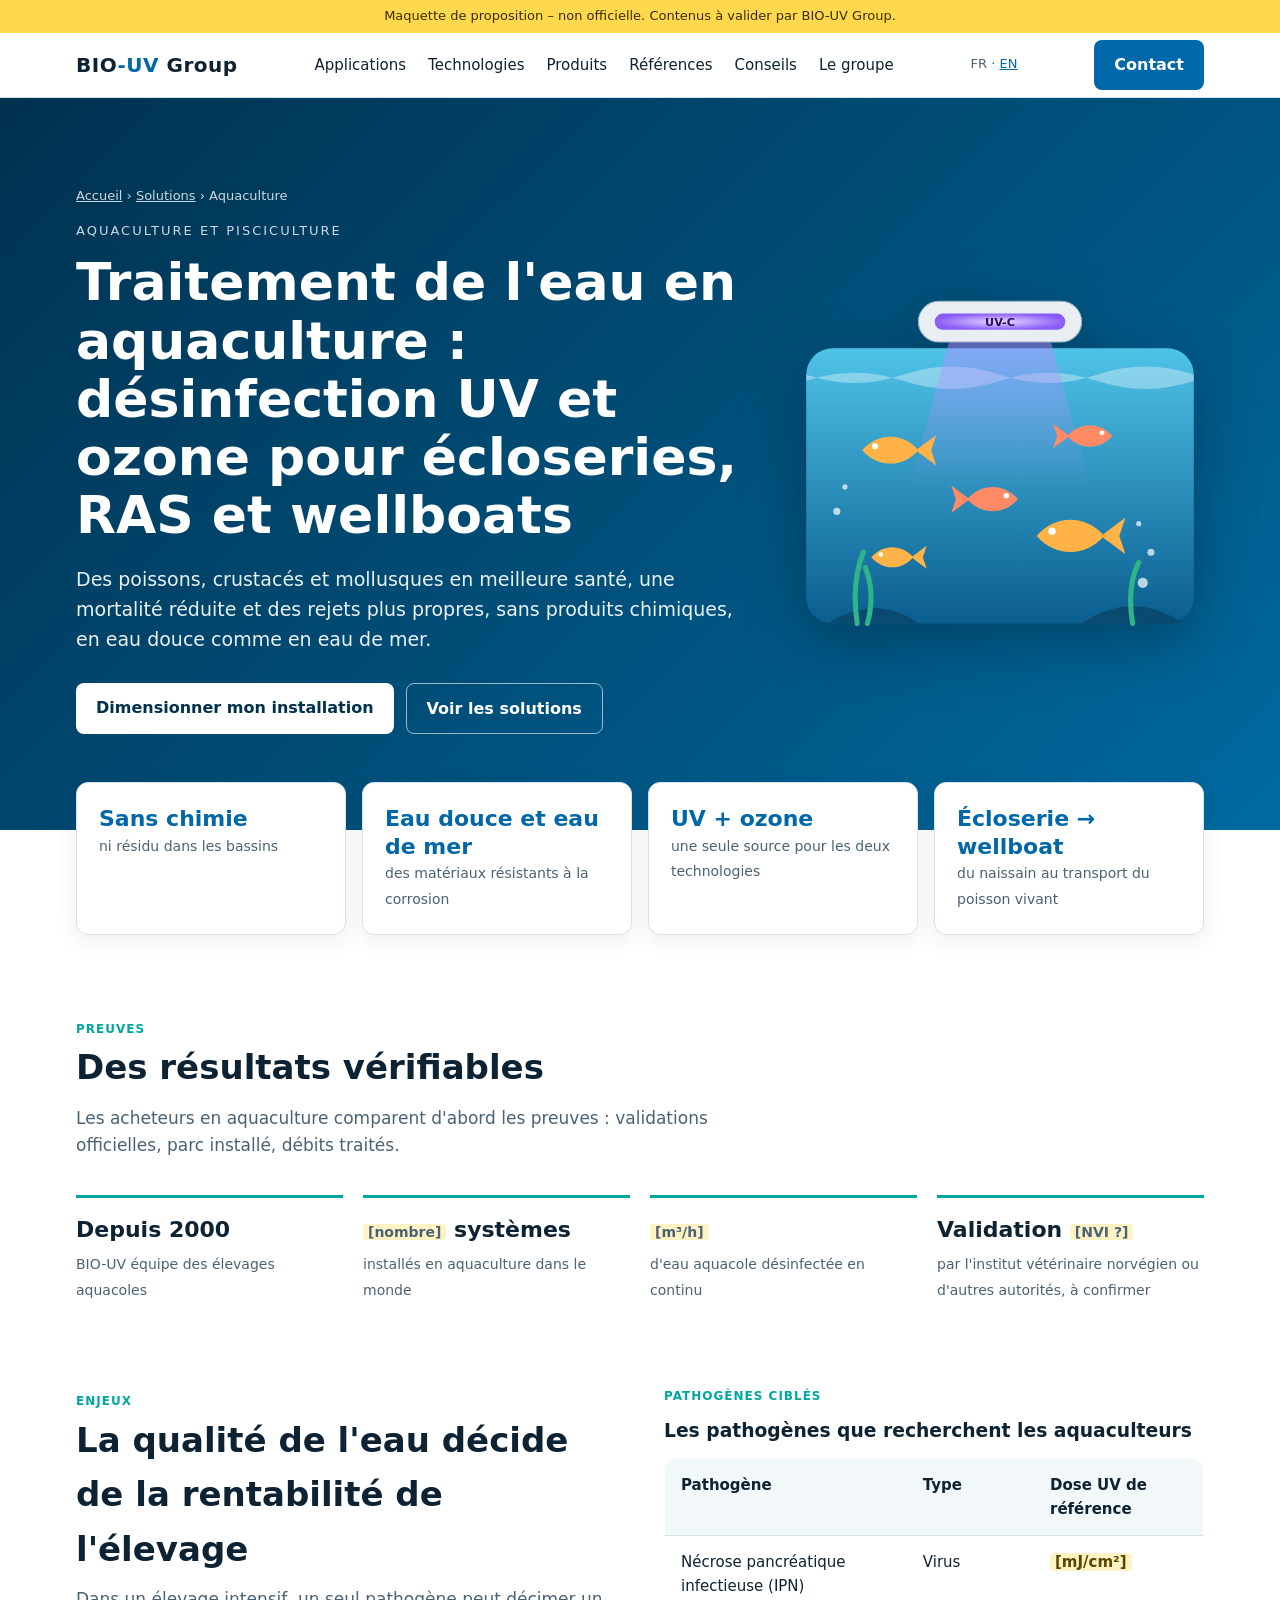
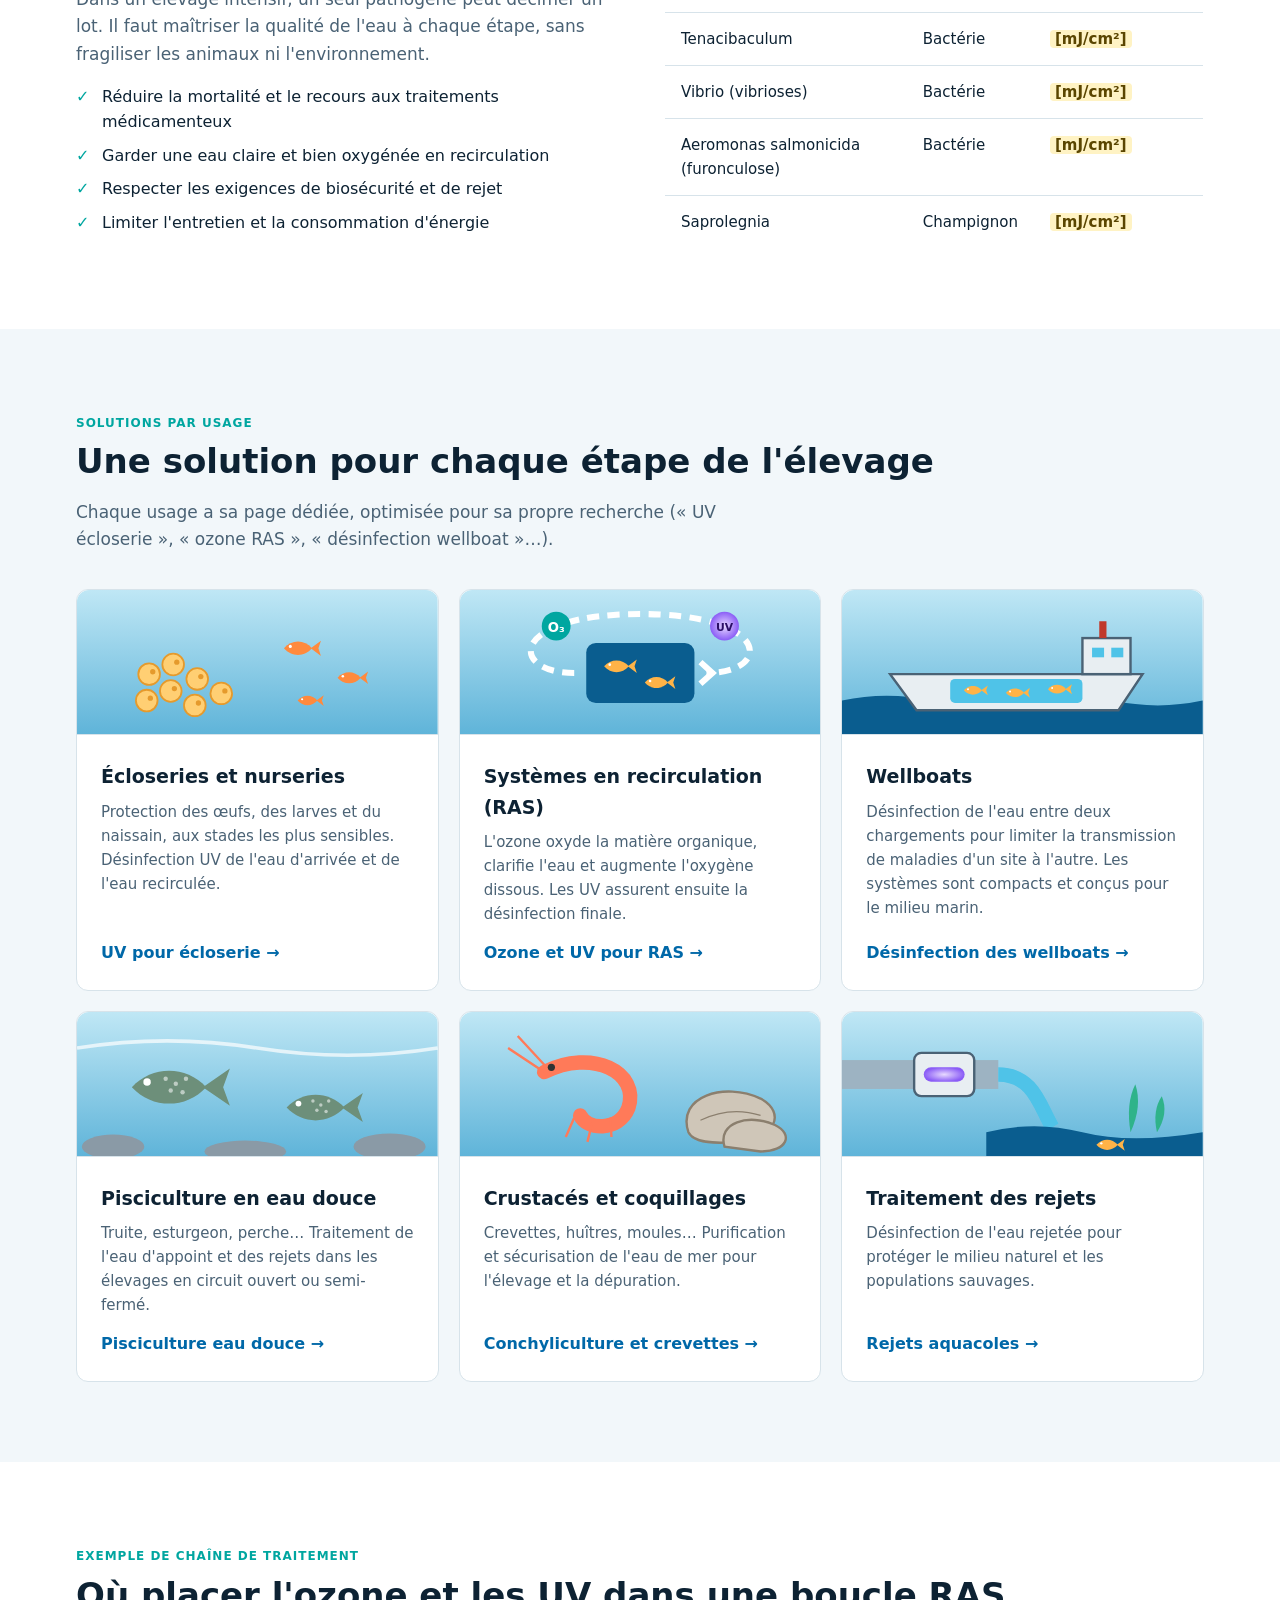
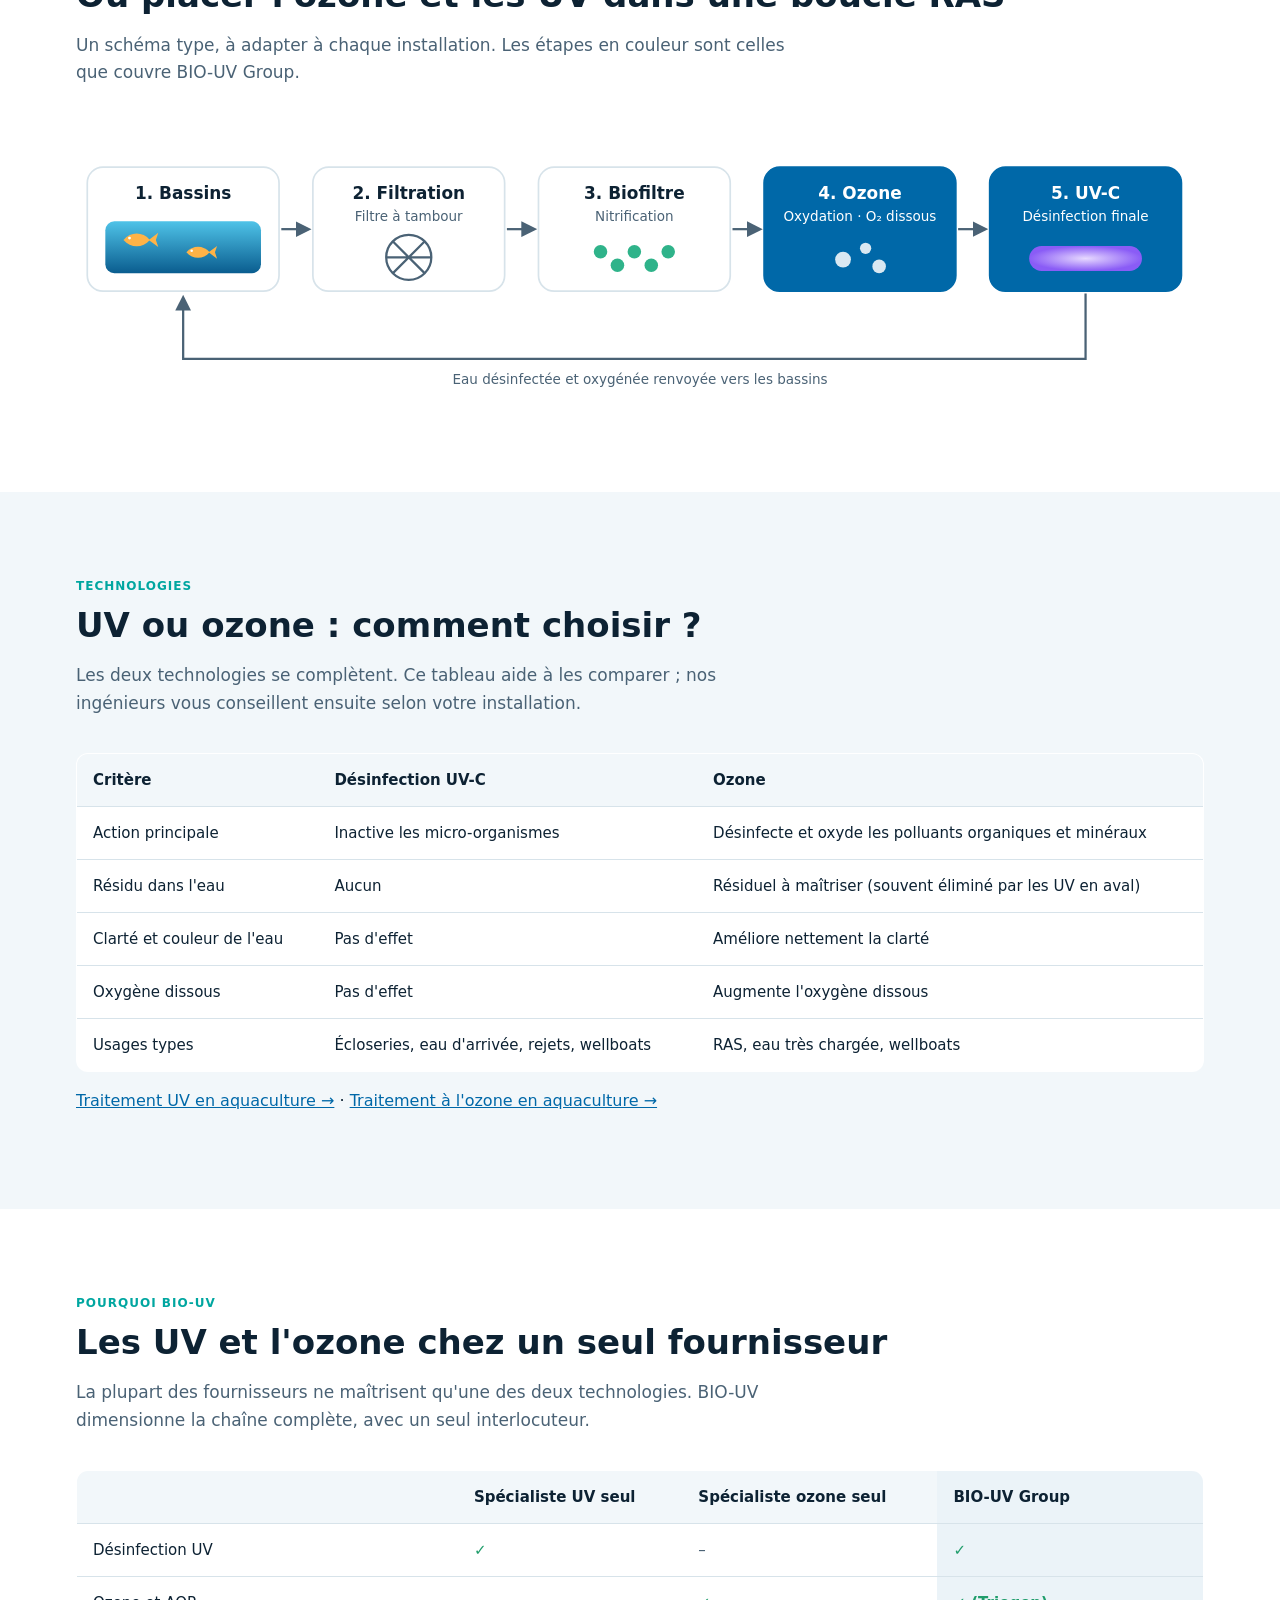
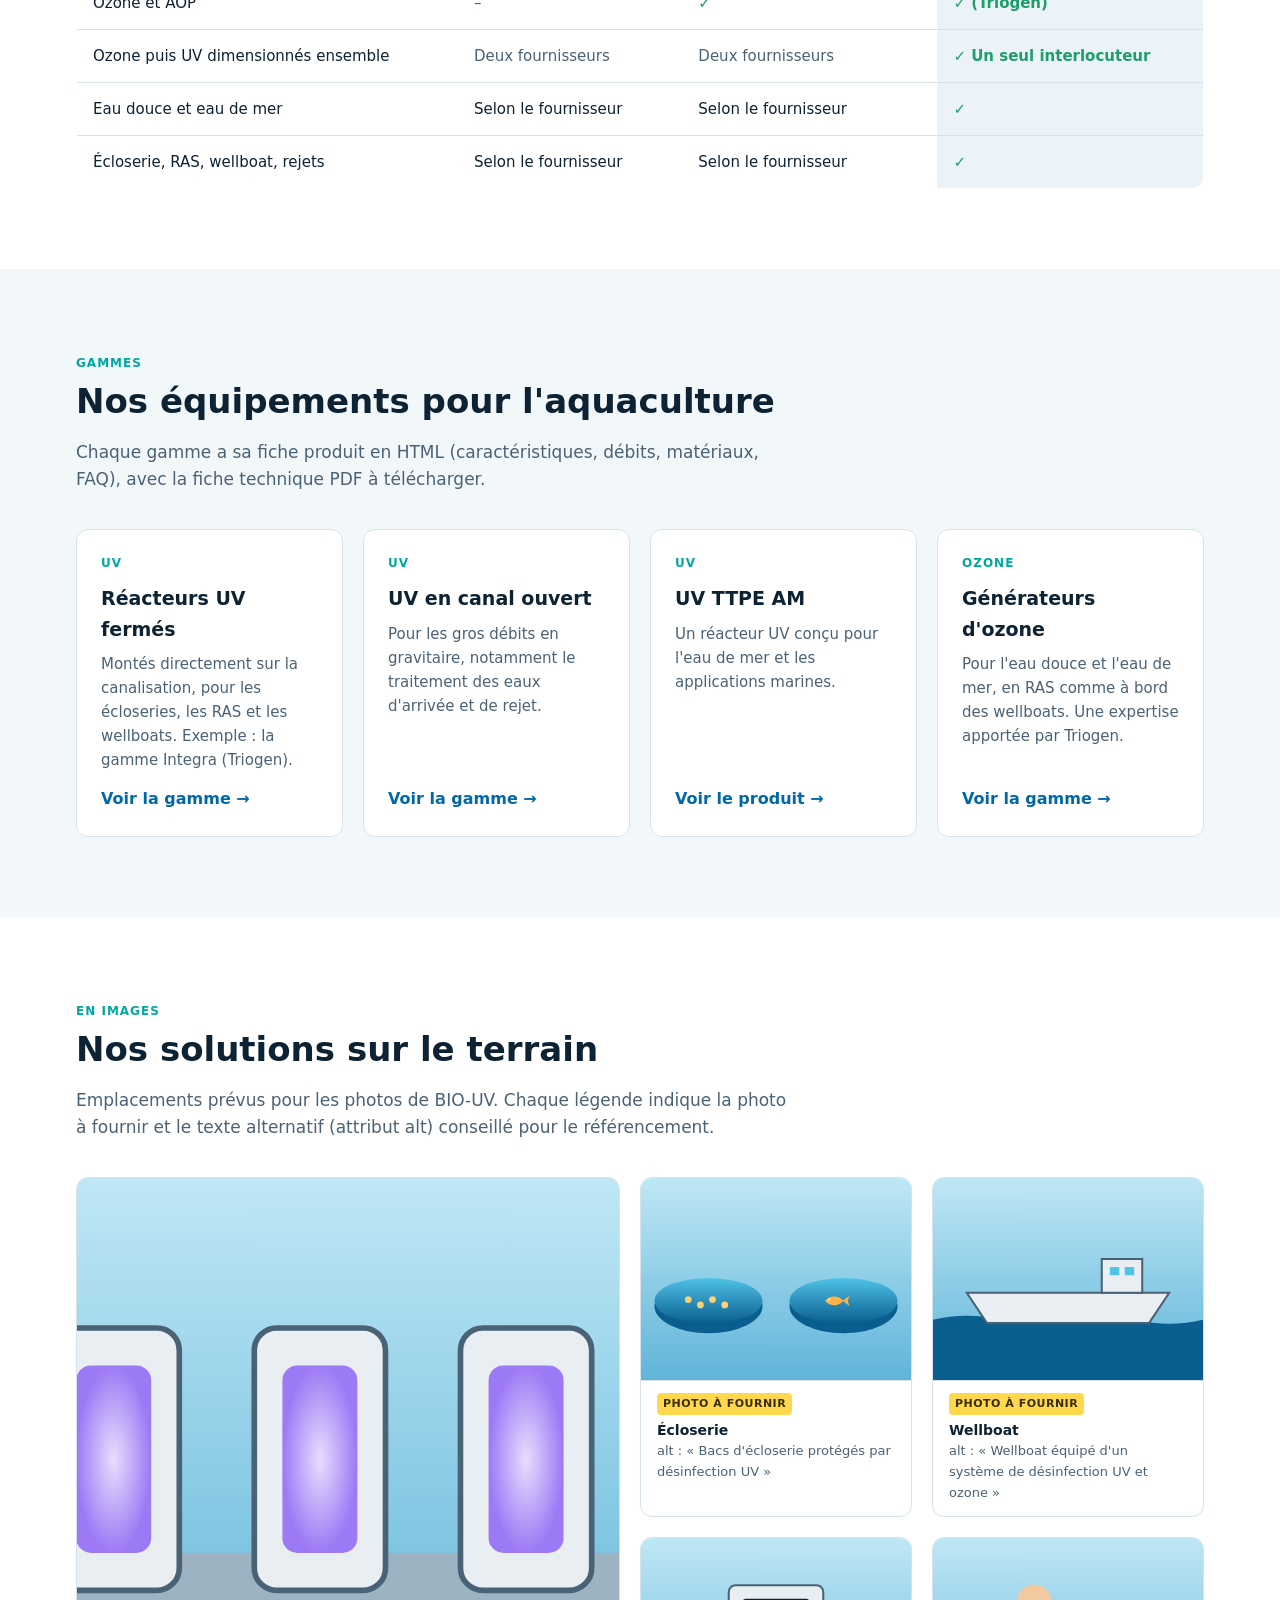
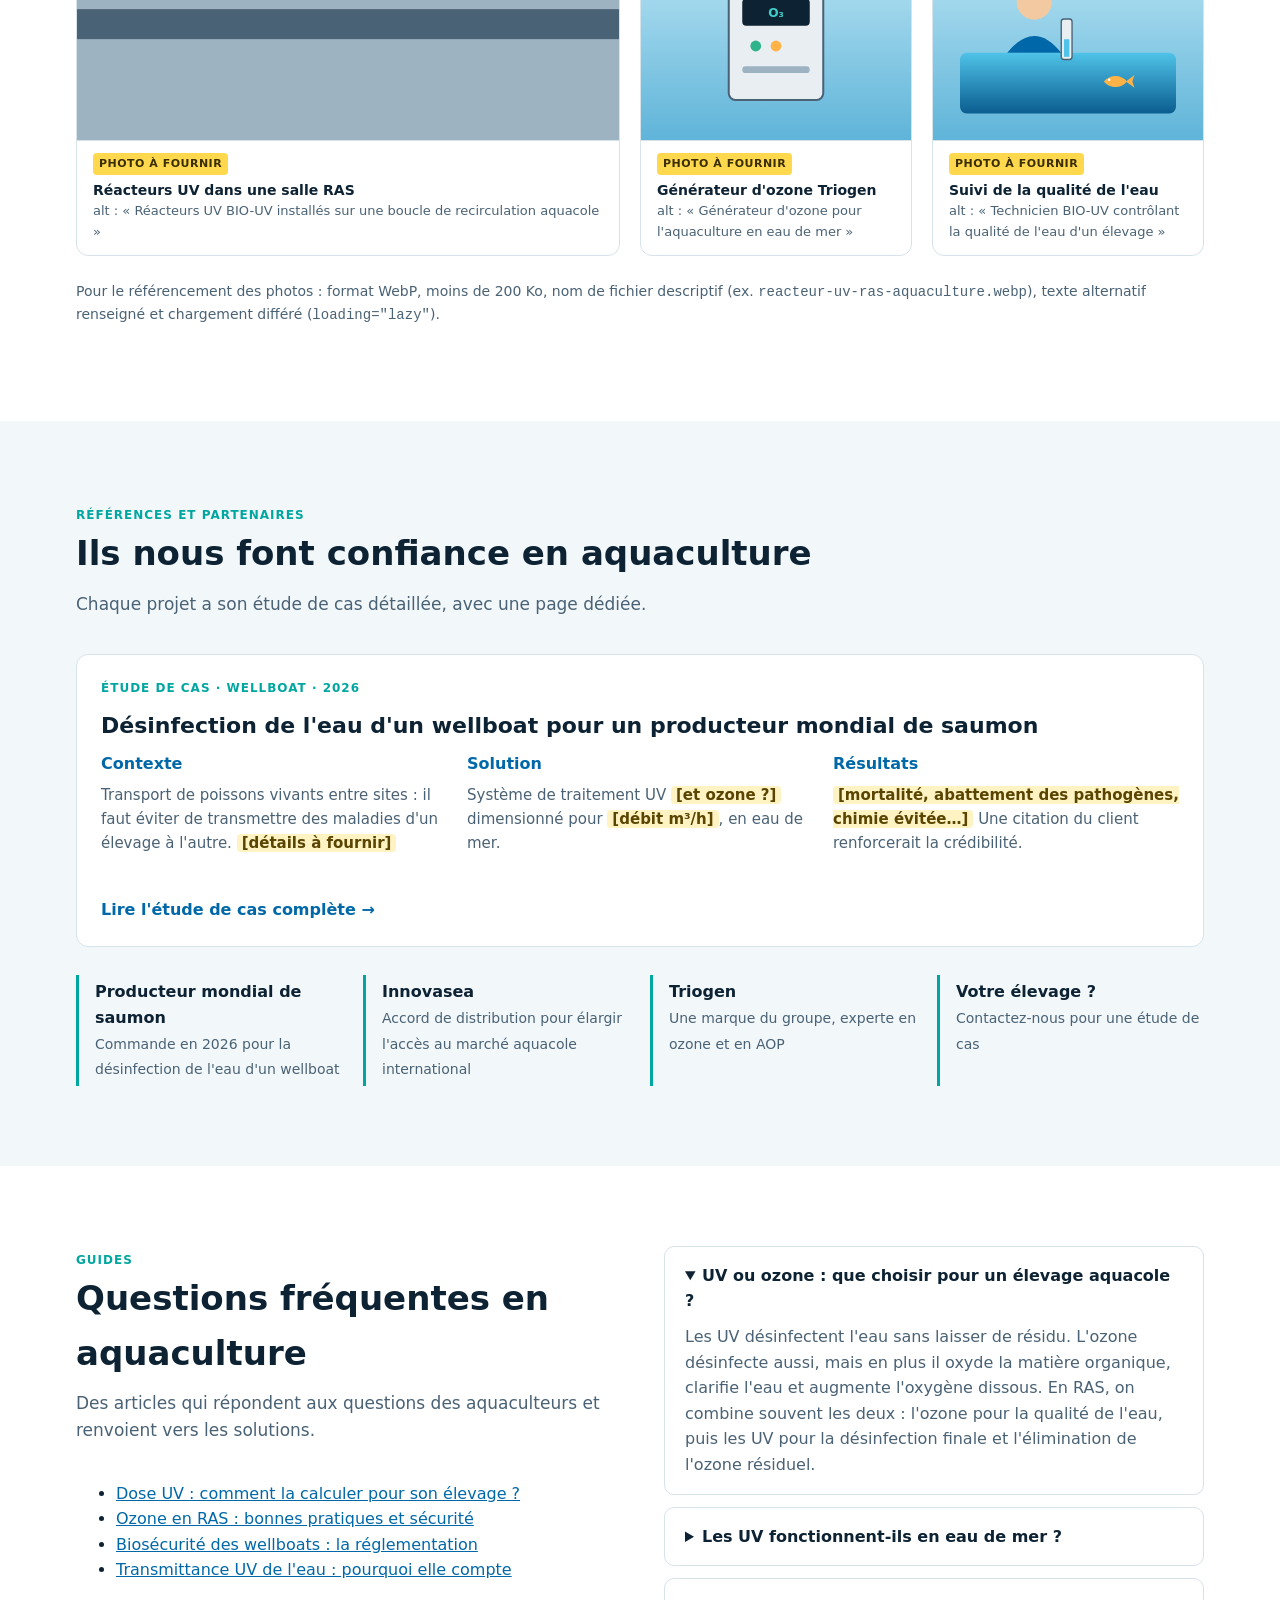
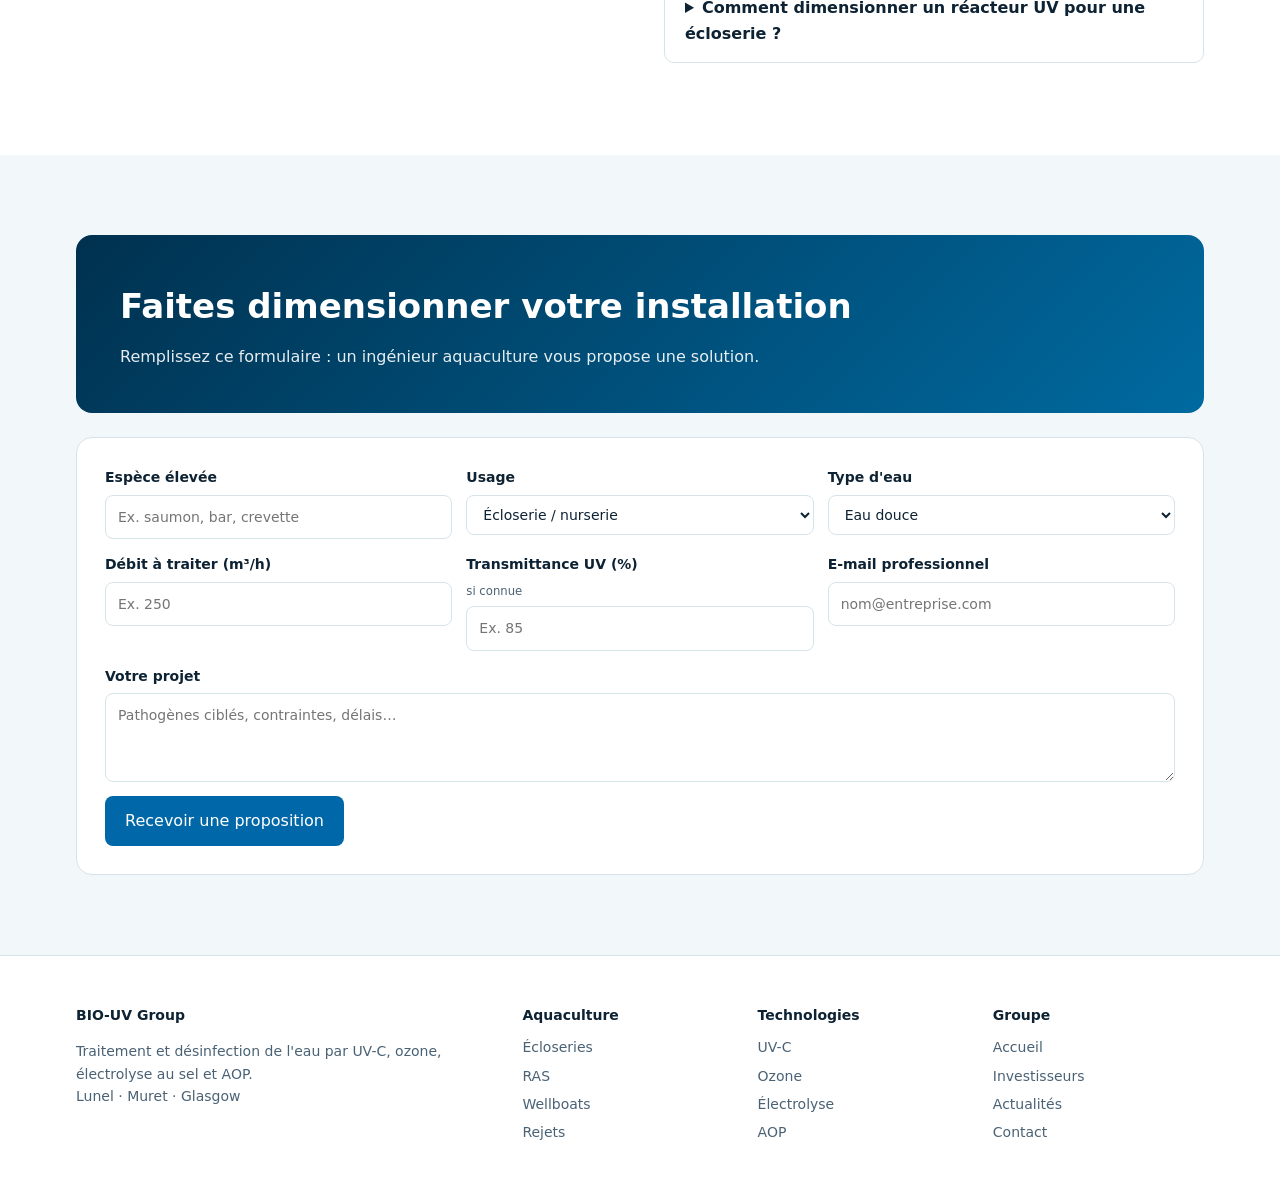
<file: proposals/bio-uv/aquaculture.html>
<!doctype html>
<html lang="fr">
<head>
<meta charset="utf-8">
<meta name="viewport" content="width=device-width, initial-scale=1">
<title>Traitement de l'eau en aquaculture : UV et ozone pour RAS, écloseries et wellboats | BIO-UV</title>
<meta name="description" content="Désinfection UV et ozone pour l'aquaculture : écloseries, systèmes en recirculation (RAS) et wellboats. Moins de mortalité, sans chimie, en eau douce comme en eau de mer. Réacteurs fermés, canaux ouverts, générateurs d'ozone.">
<link rel="canonical" href="https://www.bio-uv.com/fr/solutions/aquaculture/">
<link rel="alternate" hreflang="fr" href="https://www.bio-uv.com/fr/solutions/aquaculture/">
<link rel="alternate" hreflang="en" href="https://www.bio-uv.com/en/solutions/aquaculture/">
<link rel="alternate" hreflang="x-default" href="https://www.bio-uv.com/en/solutions/aquaculture/">
<meta property="og:type" content="website">
<meta property="og:title" content="Aquaculture : désinfection UV et ozone | BIO-UV Group">
<meta property="og:description" content="Des solutions UV et ozone pour les écloseries, les RAS et les wellboats, en eau douce comme en eau de mer.">
<script type="application/ld+json">
{
  "@context": "https://schema.org",
  "@graph": [
    { "@type": "BreadcrumbList", "itemListElement": [
      { "@type": "ListItem", "position": 1, "name": "Accueil", "item": "https://www.bio-uv.com/fr/" },
      { "@type": "ListItem", "position": 2, "name": "Solutions", "item": "https://www.bio-uv.com/fr/solutions/" },
      { "@type": "ListItem", "position": 3, "name": "Aquaculture", "item": "https://www.bio-uv.com/fr/solutions/aquaculture/" } ] },
    { "@type": "FAQPage", "mainEntity": [
      { "@type": "Question", "name": "UV ou ozone : que choisir pour un élevage aquacole ?",
        "acceptedAnswer": { "@type": "Answer", "text": "Les UV désinfectent l'eau sans laisser de résidu. L'ozone désinfecte aussi, mais en plus il oxyde la matière organique, clarifie l'eau et augmente l'oxygène dissous. En RAS, on combine souvent les deux : l'ozone pour la qualité de l'eau, puis les UV pour la désinfection finale et l'élimination de l'ozone résiduel." } },
      { "@type": "Question", "name": "Les UV fonctionnent-ils en eau de mer ?",
        "acceptedAnswer": { "@type": "Answer", "text": "Oui. Les réacteurs sont conçus avec des matériaux résistants à la corrosion, pour l'eau douce comme pour l'eau de mer." } },
      { "@type": "Question", "name": "Comment dimensionner un réacteur UV pour une écloserie ?",
        "acceptedAnswer": { "@type": "Answer", "text": "Le dimensionnement dépend du débit, de la transmittance UV de l'eau et des pathogènes ciblés, qui fixent la dose UV à atteindre. Nos ingénieurs font ce calcul à partir de vos données d'exploitation." } }
    ] }
  ]
}
</script>
<style>
:root{
  --bg:#ffffff; --bg-alt:#f2f7fa; --ink:#0d2233; --muted:#4a6275; --line:#d7e3ea;
  --brand:#0068a8; --brand-ink:#ffffff; --accent:#00a6a0; --card:#ffffff;
  --hero1:#00314f; --hero2:#006aa0;
}
@media (prefers-color-scheme: dark){
  :root:not([data-theme="light"]){
    --bg:#0b1720; --bg-alt:#11212d; --ink:#e6f0f5; --muted:#9db3c2; --line:#22394a;
    --brand:#3fa9e8; --brand-ink:#04131c; --accent:#3fd0c9; --card:#132634;
    --hero1:#021a2a; --hero2:#0a4569;
  }
}
:root[data-theme="dark"]{
  --bg:#0b1720; --bg-alt:#11212d; --ink:#e6f0f5; --muted:#9db3c2; --line:#22394a;
  --brand:#3fa9e8; --brand-ink:#04131c; --accent:#3fd0c9; --card:#132634;
  --hero1:#021a2a; --hero2:#0a4569;
}
*{box-sizing:border-box}
html{scroll-behavior:smooth}
body{margin:0;background:var(--bg);color:var(--ink);font:16px/1.6 system-ui,-apple-system,"Segoe UI",Roboto,sans-serif}
a{color:var(--brand)}
.wrap{max-width:1160px;margin:0 auto;padding:0 16px}
.mock{background:#ffd84d;color:#3a2e00;text-align:center;font-size:13px;padding:6px 16px}
header.top{position:sticky;top:0;z-index:10;background:var(--bg);border-bottom:1px solid var(--line)}
.nav{display:flex;align-items:center;justify-content:space-between;gap:16px;height:64px}
.logo{font-weight:800;font-size:20px;letter-spacing:.5px;color:var(--ink);text-decoration:none}
.logo span{color:var(--brand)}
.nav ul{display:flex;gap:22px;list-style:none;margin:0;padding:0}
.nav ul a{color:var(--ink);text-decoration:none;font-weight:500;font-size:15px}
.nav ul a:hover{color:var(--brand)}
.lang{font-size:13px;color:var(--muted)}
.btn{display:inline-block;background:var(--brand);color:var(--brand-ink);padding:12px 20px;border-radius:8px;text-decoration:none;font-weight:600}
.btn.ghost{background:transparent;color:#fff;border:1px solid rgba(255,255,255,.6)}
.hero{background:linear-gradient(135deg,var(--hero1),var(--hero2));color:#fff;padding:88px 0 96px}
.hero .eyebrow{text-transform:uppercase;letter-spacing:2px;font-size:13px;opacity:.8}
.hero h1{font-size:clamp(30px,5vw,52px);line-height:1.12;margin:12px 0 18px;max-width:820px}
.hero p{font-size:19px;max-width:680px;opacity:.92}
.hero .cta{display:flex;gap:12px;flex-wrap:wrap;margin-top:28px}
.stats{display:grid;grid-template-columns:repeat(4,1fr);gap:16px;margin-top:-48px}
.stat{background:var(--card);border:1px solid var(--line);border-radius:12px;padding:22px;box-shadow:0 6px 20px rgba(0,40,70,.08)}
.stat b{display:block;font-size:30px;color:var(--brand)}
.stat span{color:var(--muted);font-size:14px}
section{padding:80px 0}
section.alt{background:var(--bg-alt)}
h2{font-size:clamp(24px,3.4vw,34px);margin:0 0 10px}
.lead{color:var(--muted);max-width:720px;margin:0 0 36px;font-size:17px}
.grid{display:grid;gap:20px}
.g3{grid-template-columns:repeat(3,1fr)}
.g4{grid-template-columns:repeat(4,1fr)}
.g2{grid-template-columns:repeat(2,1fr)}
.card{background:var(--card);border:1px solid var(--line);border-radius:12px;padding:24px;display:flex;flex-direction:column}
.card h3{margin:10px 0 8px;font-size:19px}
.card p{margin:0 0 14px;color:var(--muted);font-size:15px}
.card a.more{margin-top:auto;font-weight:600;text-decoration:none}
.ico{width:44px;height:44px;border-radius:10px;background:var(--bg-alt);display:grid;place-items:center;color:var(--brand)}
.tag{display:inline-block;font-size:12px;font-weight:600;color:var(--accent);text-transform:uppercase;letter-spacing:1px}
.tech{border-top:4px solid var(--brand)}
.tech:nth-child(2){border-top-color:var(--accent)}
.tech:nth-child(3){border-top-color:#5b7cfa}
.tech:nth-child(4){border-top-color:#8a5cf6}
.refs{display:grid;grid-template-columns:repeat(4,1fr);gap:20px}
.ref{border-left:3px solid var(--accent);padding:4px 0 4px 16px}
.ref b{display:block}
.ref span{color:var(--muted);font-size:14px}
details{background:var(--card);border:1px solid var(--line);border-radius:10px;padding:16px 20px;margin-bottom:12px}
summary{cursor:pointer;font-weight:600}
details p{color:var(--muted);margin:10px 0 0}
.contact{background:linear-gradient(135deg,var(--hero1),var(--hero2));color:#fff;border-radius:16px;padding:44px;display:flex;justify-content:space-between;align-items:center;gap:24px;flex-wrap:wrap}
.contact h2{color:#fff}
.contact p{opacity:.9;margin:0}
footer{border-top:1px solid var(--line);padding:48px 0 32px;color:var(--muted);font-size:14px}
footer .cols{display:grid;grid-template-columns:2fr 1fr 1fr 1fr;gap:24px}
footer h4{color:var(--ink);margin:0 0 10px;font-size:14px}
footer ul{list-style:none;padding:0;margin:0}
footer li{margin:6px 0}
footer a{color:var(--muted);text-decoration:none}
@media (max-width:900px){
  .nav ul{display:none}
  .stats,.g4,.refs{grid-template-columns:repeat(2,1fr)}
  .g3{grid-template-columns:1fr 1fr}
  footer .cols{grid-template-columns:1fr 1fr}
}
@media (max-width:560px){
  .stats,.g4,.g3,.g2,.refs{grid-template-columns:1fr}
  .hero{padding:56px 0 80px}
  section{padding:56px 0}
  .contact{padding:28px}
  .lang{display:none}
}
</style>
<style>
.stat b{font-size:22px;line-height:1.25}

.hero-grid{display:grid;grid-template-columns:1.25fr .75fr;gap:40px;align-items:center}
.hero-ill{width:100%;max-width:420px;justify-self:end;filter:drop-shadow(0 18px 30px rgba(0,0,0,.25))}
.ill{display:block;width:calc(100% + 48px);height:auto;margin:-24px -24px 16px;border-radius:12px 12px 0 0;border-bottom:1px solid var(--line)}
.ras-svg{width:100%;height:auto;display:block;margin-bottom:8px}
.ras-svg text{font:600 15px system-ui,sans-serif;fill:var(--ink)}
.ras-svg .sub{font:400 12px system-ui,sans-serif;fill:var(--muted)}
.ras-svg .node{fill:var(--card);stroke:var(--line);stroke-width:1.5}
.ras-svg .node.hl{fill:var(--brand);stroke:var(--brand)}
.ras-svg .hl-t{fill:var(--brand-ink)}
.ras-svg .arrow{stroke:var(--muted);stroke-width:2;fill:none}
.flow.mob{display:none}
.gallery{display:grid;grid-template-columns:2fr 1fr 1fr;gap:20px}
.gallery figure{margin:0;background:var(--card);border:1px solid var(--line);border-radius:12px;overflow:hidden;display:flex;flex-direction:column}
.gallery figure.big{grid-row:span 2}
.gallery svg{width:100%;height:auto;aspect-ratio:4/3;display:block}
.gallery figure.big svg{flex:1;aspect-ratio:auto;min-height:240px}
.gallery figcaption{padding:12px 16px;font-size:13px;color:var(--muted);border-top:1px solid var(--line)}
.gallery figcaption b{color:var(--ink);display:block;font-size:14px}
.ph{display:inline-block;font-size:11px;font-weight:700;letter-spacing:.5px;text-transform:uppercase;background:#ffd84d;color:#3a2e00;border-radius:4px;padding:2px 6px;margin-bottom:4px}
.seo-img{margin-top:24px;font-size:14px;color:var(--muted)}
@media (max-width:900px){
  .hero-grid{grid-template-columns:1fr}.hero-ill{justify-self:center;max-width:340px}
  .ras-svg{display:none}.flow.mob{display:grid}
  .gallery{grid-template-columns:1fr 1fr}.gallery figure.big{grid-column:span 2;grid-row:auto}
}
@media (max-width:560px){.gallery{grid-template-columns:1fr}.gallery figure.big{grid-column:auto}}
.grid>*{min-width:0}
.todo{background:#fff3c4;color:#5a4500;border-radius:4px;padding:0 5px;font-weight:600}
.proof{display:grid;grid-template-columns:repeat(4,1fr);gap:20px}
.proof div{border-top:3px solid var(--accent);padding-top:14px}
.proof b{display:block;font-size:22px;color:var(--ink);margin-bottom:4px}
.proof span{color:var(--muted);font-size:14px}
.yes{color:#1f9d6b;font-weight:700}.no{color:var(--muted)}
th.us,td.us{background:rgba(0,104,168,.08)}
.case{display:grid;grid-template-columns:1fr 1fr 1fr;gap:20px;margin-bottom:28px}
.case h3{font-size:16px;margin:0 0 6px;color:var(--brand)}
form.sizing{display:grid;grid-template-columns:repeat(3,1fr);gap:14px;background:var(--card);border:1px solid var(--line);border-radius:16px;padding:28px;margin-top:24px}
form.sizing label{display:flex;flex-direction:column;gap:6px;font-size:14px;font-weight:600}
form.sizing input,form.sizing select,form.sizing textarea{font:inherit;font-weight:400;padding:10px 12px;border:1px solid var(--line);border-radius:8px;background:var(--bg);color:var(--ink)}
form.sizing .full{grid-column:1/-1}
form.sizing button{border:0;cursor:pointer;font:inherit}
@media (max-width:900px){.proof,.case{grid-template-columns:1fr 1fr}form.sizing{grid-template-columns:1fr 1fr}}
@media (max-width:560px){.proof,.case,form.sizing{grid-template-columns:1fr}}
.crumbs{font-size:13px;opacity:.8;margin-bottom:14px}
.crumbs a{color:#fff}
.flow{display:grid;grid-template-columns:repeat(5,1fr);gap:0;counter-reset:s}
.step{position:relative;background:var(--card);border:1px solid var(--line);padding:18px;font-size:14px}
.step:first-child{border-radius:12px 0 0 12px}.step:last-child{border-radius:0 12px 12px 0}
.step b{display:block;margin-bottom:4px}
.step.hl{background:var(--brand);color:var(--brand-ink);border-color:var(--brand)}
.step.hl span{color:var(--brand-ink);opacity:.9}
.step span{color:var(--muted)}
table{width:100%;border-collapse:collapse;background:var(--card);border:1px solid var(--line);border-radius:12px;overflow:hidden;font-size:15px}
th,td{text-align:left;padding:14px 16px;border-bottom:1px solid var(--line);vertical-align:top}
th{background:var(--bg-alt)}
.tablewrap{overflow-x:auto}
.check{list-style:none;padding:0;margin:0}
.check li{padding-left:26px;position:relative;margin:8px 0}
.check li:before{content:"✓";position:absolute;left:0;color:var(--accent);font-weight:700}
@media (max-width:900px){.flow{grid-template-columns:1fr}.step,.step:first-child,.step:last-child{border-radius:0}.step:first-child{border-radius:12px 12px 0 0}.step:last-child{border-radius:0 0 12px 12px}}
</style>
</head>
<body>
<svg width="0" height="0" style="position:absolute" aria-hidden="true">
  <defs>
    <symbol id="fish" viewBox="0 0 64 32"><path d="M4 16 C16 2 36 2 48 16 C36 30 16 30 4 16Z"/><path d="M46 16 L62 4 L58 16 L62 28Z"/><circle cx="14" cy="13" r="2.4" fill="#fff"/></symbol>
    <symbol id="trout" viewBox="0 0 64 32"><path d="M4 16 C16 3 36 3 48 16 C36 29 16 29 4 16Z"/><path d="M46 16 L62 5 L58 16 L62 27Z"/><circle cx="13" cy="13" r="2.2" fill="#fff"/><g fill="#fff" opacity=".55"><circle cx="24" cy="11" r="1.3"/><circle cx="30" cy="14" r="1.3"/><circle cx="36" cy="11" r="1.3"/><circle cx="27" cy="18" r="1.3"/><circle cx="34" cy="19" r="1.3"/></g></symbol>
    <linearGradient id="water" x1="0" y1="0" x2="0" y2="1"><stop offset="0" stop-color="#4fc3e8"/><stop offset="1" stop-color="#0a5d8f"/></linearGradient>
    <linearGradient id="sea" x1="0" y1="0" x2="0" y2="1"><stop offset="0" stop-color="#bfe7f5"/><stop offset="1" stop-color="#5fb4d9"/></linearGradient>
    <linearGradient id="uvglow" x1="0" y1="0" x2="0" y2="1"><stop offset="0" stop-color="#b78cff" stop-opacity=".9"/><stop offset="1" stop-color="#b78cff" stop-opacity="0"/></linearGradient>
    <radialGradient id="uvdot"><stop offset="0" stop-color="#e7d9ff"/><stop offset="1" stop-color="#8a5cf6"/></radialGradient>
  </defs>
</svg>
<div class="mock">Maquette de proposition – non officielle. Contenus à valider par BIO-UV Group.</div>

<header class="top">
  <div class="wrap nav">
    <a class="logo" href="index.html">BIO<span>-UV</span> Group</a>
    <nav aria-label="Navigation principale">
      <ul>
        <li><a href="index.html#applications">Applications</a></li>
        <li><a href="index.html#technologies">Technologies</a></li>
        <li><a href="index.html#produits">Produits</a></li>
        <li><a href="index.html#references">Références</a></li>
        <li><a href="index.html#conseils">Conseils</a></li>
        <li><a href="index.html#groupe">Le groupe</a></li>
      </ul>
    </nav>
    <span class="lang">FR · <a href="#">EN</a></span>
    <a class="btn" href="#contact">Contact</a>
  </div>
</header>

<main>
  <section class="hero" aria-labelledby="h1">
    <div class="wrap hero-grid">
      <div>
      <nav class="crumbs" aria-label="Fil d'Ariane"><a href="index.html">Accueil</a> › <a href="index.html#applications">Solutions</a> › Aquaculture</nav>
      <div class="eyebrow">Aquaculture et pisciculture</div>
      <h1 id="h1">Traitement de l'eau en aquaculture : désinfection UV et ozone pour écloseries, RAS et wellboats</h1>
      <p>Des poissons, crustacés et mollusques en meilleure santé, une mortalité réduite et des rejets plus propres, sans produits chimiques, en eau douce comme en eau de mer.</p>
      <div class="cta">
        <a class="btn" href="#contact" style="background:#fff;color:#00314f">Dimensionner mon installation</a>
        <a class="btn ghost" href="#usages">Voir les solutions</a>
      </div>
      </div>
      <svg class="hero-ill" viewBox="0 0 400 340" role="img" aria-label="Illustration : bassin d'élevage aquacole avec poissons, traité par un réacteur UV">
  <rect x="10" y="60" width="380" height="270" rx="26" fill="url(#water)"/>
  <path d="M10 92 Q57 76 105 92 T200 92 T295 92 T390 92 V86 Q342 70 295 86 T200 86 T105 86 T10 86Z" fill="#fff" opacity=".35"/>
  <rect x="120" y="14" width="160" height="40" rx="20" fill="#e8eef2" stroke="#9db3c2"/>
  <rect x="136" y="26" width="128" height="16" rx="8" fill="url(#uvdot)"/>
  <text x="200" y="38" text-anchor="middle" font-family="system-ui" font-size="11" font-weight="700" fill="#2b0f66">UV-C</text>
  <path d="M150 54 L110 200 L290 200 L250 54Z" fill="url(#uvglow)" opacity=".55"/>
  <g fill="#ffb347"><use href="#fish" x="60" y="140" width="80" height="40"/><use href="#fish" x="230" y="220" width="96" height="48"/><use href="#fish" x="70" y="250" width="60" height="30"/></g>
  <g fill="#ff8a65"><use href="#fish" x="250" y="130" width="64" height="32" transform="scale(-1 1) translate(-564 0)"/><use href="#fish" x="150" y="190" width="72" height="36" transform="scale(-1 1) translate(-372 0)"/></g>
  <g fill="#fff" opacity=".7"><circle cx="340" cy="290" r="5"/><circle cx="348" cy="260" r="3.5"/><circle cx="336" cy="232" r="2.5"/><circle cx="40" cy="220" r="3.5"/><circle cx="48" cy="196" r="2.5"/></g>
  <path d="M30 330 Q80 300 120 330Z M280 330 Q330 296 380 330Z" fill="#0b4a70"/>
  <path d="M60 330 q-6 -40 6 -70 M70 330 q8 -30 -2 -55 M330 330 q-6 -36 6 -60" stroke="#2fb38a" stroke-width="5" fill="none" stroke-linecap="round"/>
</svg>
    </div>
  </section>

  <div class="wrap stats" aria-label="Bénéfices clés">
    <div class="stat"><b>Sans chimie</b><span>ni résidu dans les bassins</span></div>
    <div class="stat"><b>Eau douce et eau de mer</b><span>des matériaux résistants à la corrosion</span></div>
    <div class="stat"><b>UV + ozone</b><span>une seule source pour les deux technologies</span></div>
    <div class="stat"><b>Écloserie → wellboat</b><span>du naissain au transport du poisson vivant</span></div>
  </div>

  <section id="preuves" aria-labelledby="h-pr" style="padding-bottom:0">
    <div class="wrap">
      <span class="tag">Preuves</span>
      <h2 id="h-pr">Des résultats vérifiables</h2>
      <p class="lead">Les acheteurs en aquaculture comparent d'abord les preuves : validations officielles, parc installé, débits traités.</p>
      <div class="proof">
        <div><b>Depuis 2000</b><span>BIO-UV équipe des élevages aquacoles</span></div>
        <div><b><span class="todo">[nombre]</span> systèmes</b><span>installés en aquaculture dans le monde</span></div>
        <div><b><span class="todo">[m³/h]</span></b><span>d'eau aquacole désinfectée en continu</span></div>
        <div><b>Validation <span class="todo">[NVI ?]</span></b><span>par l'institut vétérinaire norvégien ou d'autres autorités, à confirmer</span></div>
      </div>
    </div>
  </section>

  <section id="enjeux" aria-labelledby="h-enj">
    <div class="wrap grid g2" style="gap:48px;align-items:center">
      <div>
        <span class="tag">Enjeux</span>
        <h2 id="h-enj">La qualité de l'eau décide de la rentabilité de l'élevage</h2>
        <p class="lead" style="margin-bottom:16px">Dans un élevage intensif, un seul pathogène peut décimer un lot. Il faut maîtriser la qualité de l'eau à chaque étape, sans fragiliser les animaux ni l'environnement.</p>
        <ul class="check">
          <li>Réduire la mortalité et le recours aux traitements médicamenteux</li>
          <li>Garder une eau claire et bien oxygénée en recirculation</li>
          <li>Respecter les exigences de biosécurité et de rejet</li>
          <li>Limiter l'entretien et la consommation d'énergie</li>
        </ul>
      </div>
      <div>
        <span class="tag">Pathogènes ciblés</span>
        <h3 style="margin:8px 0 12px">Les pathogènes que recherchent les aquaculteurs</h3>
        <div class="tablewrap">
          <table>
            <thead><tr><th>Pathogène</th><th>Type</th><th>Dose UV de référence</th></tr></thead>
            <tbody>
              <tr><td>Nécrose pancréatique infectieuse (IPN)</td><td>Virus</td><td><span class="todo">[mJ/cm²]</span></td></tr>
              <tr><td>Tenacibaculum</td><td>Bactérie</td><td><span class="todo">[mJ/cm²]</span></td></tr>
              <tr><td>Vibrio (vibrioses)</td><td>Bactérie</td><td><span class="todo">[mJ/cm²]</span></td></tr>
              <tr><td>Aeromonas salmonicida (furonculose)</td><td>Bactérie</td><td><span class="todo">[mJ/cm²]</span></td></tr>
              <tr><td>Saprolegnia</td><td>Champignon</td><td><span class="todo">[mJ/cm²]</span></td></tr>
            </tbody>
          </table>
        </div>
      </div>
    </div>
  </section>

  <section id="usages" class="alt" aria-labelledby="h-us">
    <div class="wrap">
      <span class="tag">Solutions par usage</span>
      <h2 id="h-us">Une solution pour chaque étape de l'élevage</h2>
      <p class="lead">Chaque usage a sa page dédiée, optimisée pour sa propre recherche (« UV écloserie », « ozone RAS », « désinfection wellboat »…).</p>
      <div class="grid g3">
        <article class="card">
          <svg class="ill" viewBox="0 0 300 120" role="img" aria-label="Illustration : œufs et larves en écloserie"><rect width="300" height="120" fill="url(#sea)"/><g fill="#ffcf73" stroke="#e59a2c" stroke-width="1.5"><circle cx="60" cy="70" r="9"/><circle cx="80" cy="62" r="9"/><circle cx="78" cy="84" r="9"/><circle cx="100" cy="74" r="9"/><circle cx="98" cy="96" r="9"/><circle cx="120" cy="86" r="9"/><circle cx="58" cy="92" r="9"/></g><g fill="#e59a2c"><circle cx="63" cy="68" r="2.2"/><circle cx="83" cy="60" r="2.2"/><circle cx="81" cy="82" r="2.2"/><circle cx="103" cy="72" r="2.2"/><circle cx="101" cy="94" r="2.2"/><circle cx="123" cy="84" r="2.2"/><circle cx="61" cy="90" r="2.2"/></g><g fill="#ff8a3d"><use href="#fish" x="170" y="40" width="34" height="17"/><use href="#fish" x="215" y="66" width="28" height="14"/><use href="#fish" x="182" y="86" width="24" height="12"/></g></svg>
          <h3>Écloseries et nurseries</h3>
          <p>Protection des œufs, des larves et du naissain, aux stades les plus sensibles. Désinfection UV de l'eau d'arrivée et de l'eau recirculée.</p>
          <a class="more" href="#">UV pour écloserie →</a>
        </article>
        <article class="card">
          <svg class="ill" viewBox="0 0 300 120" role="img" aria-label="Illustration : boucle de recirculation de l'eau (RAS)"><rect width="300" height="120" fill="url(#sea)"/><rect x="105" y="44" width="90" height="50" rx="8" fill="#0a5d8f"/><g fill="#ffb347"><use href="#fish" x="118" y="56" width="30" height="15"/><use href="#fish" x="152" y="70" width="28" height="14"/></g><path d="M95 69 C40 69 40 20 150 20 C260 20 260 69 205 69" stroke="#fff" stroke-width="5" fill="none" stroke-dasharray="10 7"/><path d="M200 60 L210 69 L200 78" stroke="#fff" stroke-width="5" fill="none"/><circle cx="80" cy="30" r="12" fill="#00a6a0"/><text x="80" y="35" text-anchor="middle" font-size="11" font-weight="700" fill="#fff" font-family="system-ui">O₃</text><circle cx="220" cy="30" r="12" fill="url(#uvdot)"/><text x="220" y="34" text-anchor="middle" font-size="9" font-weight="700" fill="#2b0f66" font-family="system-ui">UV</text></svg>
          <h3>Systèmes en recirculation (RAS)</h3>
          <p>L'ozone oxyde la matière organique, clarifie l'eau et augmente l'oxygène dissous. Les UV assurent ensuite la désinfection finale.</p>
          <a class="more" href="#">Ozone et UV pour RAS →</a>
        </article>
        <article class="card">
          <svg class="ill" viewBox="0 0 300 120" role="img" aria-label="Illustration : wellboat transportant des poissons vivants"><rect width="300" height="120" fill="url(#sea)"/><path d="M0 92 Q37 84 75 92 T150 92 T225 92 T300 92 V120 H0Z" fill="#0a5d8f"/><path d="M40 70 H250 L230 100 H62Z" fill="#e8eef2" stroke="#4a6275" stroke-width="2"/><rect x="90" y="74" width="110" height="20" rx="4" fill="#4fc3e8"/><g fill="#ffb347"><use href="#fish" x="100" y="78" width="22" height="11"/><use href="#fish" x="135" y="80" width="22" height="11"/><use href="#fish" x="170" y="77" width="22" height="11"/></g><rect x="200" y="40" width="40" height="30" fill="#e8eef2" stroke="#4a6275" stroke-width="2"/><rect x="208" y="48" width="10" height="8" fill="#4fc3e8"/><rect x="224" y="48" width="10" height="8" fill="#4fc3e8"/><rect x="214" y="26" width="6" height="14" fill="#c0392b"/></svg>
          <h3>Wellboats</h3>
          <p>Désinfection de l'eau entre deux chargements pour limiter la transmission de maladies d'un site à l'autre. Les systèmes sont compacts et conçus pour le milieu marin.</p>
          <a class="more" href="#">Désinfection des wellboats →</a>
        </article>
        <article class="card">
          <svg class="ill" viewBox="0 0 300 120" role="img" aria-label="Illustration : truites dans une rivière d'eau douce"><rect width="300" height="120" fill="url(#sea)"/><path d="M0 30 Q75 18 150 30 T300 30" stroke="#fff" stroke-width="3" fill="none" opacity=".7"/><g fill="#6d8f7a"><use href="#trout" x="40" y="40" width="90" height="45"/><use href="#trout" x="170" y="62" width="70" height="35"/></g><g fill="#8a9aa6"><ellipse cx="30" cy="112" rx="26" ry="10"/><ellipse cx="140" cy="116" rx="34" ry="9"/><ellipse cx="260" cy="112" rx="30" ry="11"/></g></svg>
          <h3>Pisciculture en eau douce</h3>
          <p>Truite, esturgeon, perche… Traitement de l'eau d'appoint et des rejets dans les élevages en circuit ouvert ou semi-fermé.</p>
          <a class="more" href="#">Pisciculture eau douce →</a>
        </article>
        <article class="card">
          <svg class="ill" viewBox="0 0 300 120" role="img" aria-label="Illustration : crevette et huîtres en eau de mer"><rect width="300" height="120" fill="url(#sea)"/><g fill="none" stroke="#ff7a59" stroke-width="12" stroke-linecap="round"><path d="M70 50 C110 30 150 50 140 80 C132 100 105 98 100 86"/></g><g stroke="#ff7a59" stroke-width="2"><path d="M70 50 L40 30 M72 46 L48 20"/><path d="M95 88 L88 104 M110 92 L106 108 M125 88 L126 104"/></g><circle cx="76" cy="46" r="3" fill="#333"/><g fill="#cfc6b8" stroke="#8b7f6e" stroke-width="2"><path d="M190 100 C180 70 220 58 250 72 C272 84 262 106 230 108 C210 110 194 108 190 100Z"/><path d="M220 112 C214 92 240 84 262 94 C278 102 272 116 250 116Z"/></g><path d="M200 90 Q225 78 250 86" stroke="#8b7f6e" fill="none"/></svg>
          <h3>Crustacés et coquillages</h3>
          <p>Crevettes, huîtres, moules… Purification et sécurisation de l'eau de mer pour l'élevage et la dépuration.</p>
          <a class="more" href="#">Conchyliculture et crevettes →</a>
        </article>
        <article class="card">
          <svg class="ill" viewBox="0 0 300 120" role="img" aria-label="Illustration : eau rejetée désinfectée par UV avant retour au milieu naturel"><rect width="300" height="120" fill="url(#sea)"/><rect x="0" y="40" width="130" height="24" fill="#9db3c2"/><rect x="60" y="34" width="50" height="36" rx="6" fill="#e8eef2" stroke="#4a6275" stroke-width="2"/><rect x="68" y="46" width="34" height="12" rx="6" fill="url(#uvdot)"/><path d="M130 52 C160 52 165 80 175 96" stroke="#4fc3e8" stroke-width="12" fill="none"/><path d="M120 100 Q160 90 200 100 T300 100 V120 H120Z" fill="#0a5d8f"/><g fill="#2fb38a"><path d="M240 100 q-4 -24 4 -40 q6 18 -4 40Z"/><path d="M262 100 q-4 -18 4 -30 q6 14 -4 30Z"/></g><g fill="#ffb347"><use href="#fish" x="210" y="104" width="26" height="13"/></g></svg>
          <h3>Traitement des rejets</h3>
          <p>Désinfection de l'eau rejetée pour protéger le milieu naturel et les populations sauvages.</p>
          <a class="more" href="#">Rejets aquacoles →</a>
        </article>
      </div>
    </div>
  </section>

  <section id="ras" aria-labelledby="h-ras">
    <div class="wrap">
      <span class="tag">Exemple de chaîne de traitement</span>
      <h2 id="h-ras">Où placer l'ozone et les UV dans une boucle RAS</h2>
      <p class="lead">Un schéma type, à adapter à chaque installation. Les étapes en couleur sont celles que couvre BIO-UV Group.</p>
      <svg class="ras-svg" viewBox="0 0 1000 250" role="img" aria-label="Schéma d'une boucle RAS : bassins, filtration mécanique, biofiltre, ozone, UV-C, retour aux bassins">
  <defs><marker id="ah" viewBox="0 0 10 10" refX="8" refY="5" markerWidth="7" markerHeight="7" orient="auto"><path d="M0 0 L10 5 L0 10Z" fill="var(--muted)"/></marker></defs>
  <rect class="node" x="10" y="40" width="170" height="110" rx="14"/>
  <rect x="26" y="88" width="138" height="46" rx="8" fill="url(#water)"/><g fill="#ffb347"><use href="#fish" x="40" y="96" width="34" height="17"/><use href="#fish" x="96" y="108" width="30" height="15"/></g>
  <text x="95" y="68" text-anchor="middle">1. Bassins</text>
  <rect class="node" x="210" y="40" width="170" height="110" rx="14"/><text x="295" y="68" text-anchor="middle">2. Filtration</text><text class="sub" x="295" y="88" text-anchor="middle">Filtre à tambour</text>
  <g stroke="var(--muted)" stroke-width="2" fill="none"><circle cx="295" cy="120" r="20"/><path d="M281 106 L309 134 M309 106 L281 134 M275 120 H315"/></g>
  <rect class="node" x="410" y="40" width="170" height="110" rx="14"/><text x="495" y="68" text-anchor="middle">3. Biofiltre</text><text class="sub" x="495" y="88" text-anchor="middle">Nitrification</text>
  <g fill="#2fb38a"><circle cx="465" cy="115" r="6"/><circle cx="480" cy="127" r="6"/><circle cx="495" cy="115" r="6"/><circle cx="510" cy="127" r="6"/><circle cx="525" cy="115" r="6"/></g>
  <rect class="node hl" x="610" y="40" width="170" height="110" rx="14"/><text class="hl-t" x="695" y="68" text-anchor="middle">4. Ozone</text><text class="sub hl-t" x="695" y="88" text-anchor="middle">Oxydation · O₂ dissous</text>
  <g fill="#fff" opacity=".85"><circle cx="680" cy="122" r="7"/><circle cx="700" cy="112" r="5"/><circle cx="712" cy="128" r="6"/></g>
  <rect class="node hl" x="810" y="40" width="170" height="110" rx="14"/><text class="hl-t" x="895" y="68" text-anchor="middle">5. UV-C</text><text class="sub hl-t" x="895" y="88" text-anchor="middle">Désinfection finale</text>
  <rect x="845" y="110" width="100" height="22" rx="11" fill="url(#uvdot)"/>
  <g class="arrow" marker-end="url(#ah)"><path d="M182 95 H206"/><path d="M382 95 H406"/><path d="M582 95 H606"/><path d="M782 95 H806"/><path d="M895 152 V210 H95 V156"/></g>
  <text class="sub" x="500" y="232" text-anchor="middle">Eau désinfectée et oxygénée renvoyée vers les bassins</text>
</svg>
      <div class="flow mob">
        <div class="step"><b>1. Bassins d'élevage</b><span>Eau chargée en matière organique</span></div>
        <div class="step"><b>2. Filtration mécanique</b><span>Tamis ou filtre à tambour</span></div>
        <div class="step"><b>3. Biofiltre</b><span>Nitrification</span></div>
        <div class="step hl"><b>4. Ozone</b><span>Oxydation, clarification, oxygène dissous</span></div>
        <div class="step hl"><b>5. UV-C</b><span>Désinfection finale et élimination de l'ozone résiduel</span></div>
      </div>
    </div>
  </section>

  <section id="technologies" class="alt" aria-labelledby="h-tech">
    <div class="wrap">
      <span class="tag">Technologies</span>
      <h2 id="h-tech">UV ou ozone : comment choisir ?</h2>
      <p class="lead">Les deux technologies se complètent. Ce tableau aide à les comparer ; nos ingénieurs vous conseillent ensuite selon votre installation.</p>
      <div class="tablewrap">
        <table>
          <thead><tr><th>Critère</th><th>Désinfection UV-C</th><th>Ozone</th></tr></thead>
          <tbody>
            <tr><td>Action principale</td><td>Inactive les micro-organismes</td><td>Désinfecte et oxyde les polluants organiques et minéraux</td></tr>
            <tr><td>Résidu dans l'eau</td><td>Aucun</td><td>Résiduel à maîtriser (souvent éliminé par les UV en aval)</td></tr>
            <tr><td>Clarté et couleur de l'eau</td><td>Pas d'effet</td><td>Améliore nettement la clarté</td></tr>
            <tr><td>Oxygène dissous</td><td>Pas d'effet</td><td>Augmente l'oxygène dissous</td></tr>
            <tr><td>Usages types</td><td>Écloseries, eau d'arrivée, rejets, wellboats</td><td>RAS, eau très chargée, wellboats</td></tr>
          </tbody>
        </table>
      </div>
      <p style="margin-top:16px"><a href="#">Traitement UV en aquaculture →</a> · <a href="#">Traitement à l'ozone en aquaculture →</a></p>
    </div>
  </section>

  <section id="pourquoi" aria-labelledby="h-why">
    <div class="wrap">
      <span class="tag">Pourquoi BIO-UV</span>
      <h2 id="h-why">Les UV et l'ozone chez un seul fournisseur</h2>
      <p class="lead">La plupart des fournisseurs ne maîtrisent qu'une des deux technologies. BIO-UV dimensionne la chaîne complète, avec un seul interlocuteur.</p>
      <div class="tablewrap">
        <table>
          <thead><tr><th></th><th>Spécialiste UV seul</th><th>Spécialiste ozone seul</th><th class="us">BIO-UV Group</th></tr></thead>
          <tbody>
            <tr><td>Désinfection UV</td><td class="yes">✓</td><td class="no">–</td><td class="us yes">✓</td></tr>
            <tr><td>Ozone et AOP</td><td class="no">–</td><td class="yes">✓</td><td class="us yes">✓ (Triogen)</td></tr>
            <tr><td>Ozone puis UV dimensionnés ensemble</td><td class="no">Deux fournisseurs</td><td class="no">Deux fournisseurs</td><td class="us yes">✓ Un seul interlocuteur</td></tr>
            <tr><td>Eau douce et eau de mer</td><td>Selon le fournisseur</td><td>Selon le fournisseur</td><td class="us yes">✓</td></tr>
            <tr><td>Écloserie, RAS, wellboat, rejets</td><td>Selon le fournisseur</td><td>Selon le fournisseur</td><td class="us yes">✓</td></tr>
          </tbody>
        </table>
      </div>
    </div>
  </section>

  <section id="produits" class="alt" aria-labelledby="h-prod">
    <div class="wrap">
      <span class="tag">Gammes</span>
      <h2 id="h-prod">Nos équipements pour l'aquaculture</h2>
      <p class="lead">Chaque gamme a sa fiche produit en HTML (caractéristiques, débits, matériaux, FAQ), avec la fiche technique PDF à télécharger.</p>
      <div class="grid g4">
        <article class="card"><span class="tag">UV</span><h3>Réacteurs UV fermés</h3><p>Montés directement sur la canalisation, pour les écloseries, les RAS et les wellboats. Exemple : la gamme Integra (Triogen).</p><a class="more" href="#">Voir la gamme →</a></article>
        <article class="card"><span class="tag">UV</span><h3>UV en canal ouvert</h3><p>Pour les gros débits en gravitaire, notamment le traitement des eaux d'arrivée et de rejet.</p><a class="more" href="#">Voir la gamme →</a></article>
        <article class="card"><span class="tag">UV</span><h3>UV TTPE AM</h3><p>Un réacteur UV conçu pour l'eau de mer et les applications marines.</p><a class="more" href="#">Voir le produit →</a></article>
        <article class="card"><span class="tag">Ozone</span><h3>Générateurs d'ozone</h3><p>Pour l'eau douce et l'eau de mer, en RAS comme à bord des wellboats. Une expertise apportée par Triogen.</p><a class="more" href="#">Voir la gamme →</a></article>
      </div>
    </div>
  </section>


  <section id="galerie" aria-labelledby="h-gal">
    <div class="wrap">
      <span class="tag">En images</span>
      <h2 id="h-gal">Nos solutions sur le terrain</h2>
      <p class="lead">Emplacements prévus pour les photos de BIO-UV. Chaque légende indique la photo à fournir et le texte alternatif (attribut alt) conseillé pour le référencement.</p>
      <div class="gallery">
        <figure class="big"><svg viewBox="0 0 400 300" preserveAspectRatio="xMidYMid slice" role="img" aria-label="Emplacement photo : réacteurs UV installés dans un élevage en recirculation"><rect width="400" height="300" fill="url(#sea)"/><rect x="0" y="200" width="400" height="100" fill="#9db3c2"/><g><rect x="40" y="80" width="70" height="140" rx="12" fill="#e8eef2" stroke="#4a6275" stroke-width="3"/><rect x="55" y="100" width="40" height="100" rx="8" fill="url(#uvdot)" opacity=".8"/></g><g><rect x="150" y="80" width="70" height="140" rx="12" fill="#e8eef2" stroke="#4a6275" stroke-width="3"/><rect x="165" y="100" width="40" height="100" rx="8" fill="url(#uvdot)" opacity=".8"/></g><g><rect x="260" y="80" width="70" height="140" rx="12" fill="#e8eef2" stroke="#4a6275" stroke-width="3"/><rect x="275" y="100" width="40" height="100" rx="8" fill="url(#uvdot)" opacity=".8"/></g><rect x="0" y="230" width="400" height="16" fill="#4a6275"/></svg>
          <figcaption><span class="ph">Photo à fournir</span><b>Réacteurs UV dans une salle RAS</b>alt : « Réacteurs UV BIO-UV installés sur une boucle de recirculation aquacole »</figcaption>
        </figure>
        <figure><svg viewBox="0 0 400 300" preserveAspectRatio="xMidYMid slice" role="img" aria-label="Emplacement photo : bacs d'écloserie"><rect width="400" height="300" fill="url(#sea)"/><ellipse cx="100" cy="190" rx="80" ry="40" fill="#0a5d8f"/><ellipse cx="100" cy="182" rx="80" ry="34" fill="url(#water)"/><ellipse cx="300" cy="190" rx="80" ry="40" fill="#0a5d8f"/><ellipse cx="300" cy="182" rx="80" ry="34" fill="url(#water)"/><g fill="#ffcf73"><circle cx="70" cy="180" r="5"/><circle cx="88" cy="188" r="5"/><circle cx="106" cy="180" r="5"/><circle cx="124" cy="188" r="5"/></g><g fill="#ffb347"><use href="#fish" x="270" y="172" width="40" height="20"/></g></svg>
          <figcaption><span class="ph">Photo à fournir</span><b>Écloserie</b>alt : « Bacs d'écloserie protégés par désinfection UV »</figcaption>
        </figure>
        <figure><svg viewBox="0 0 400 300" preserveAspectRatio="xMidYMid slice" role="img" aria-label="Emplacement photo : wellboat en mer"><rect width="400" height="300" fill="url(#sea)"/><path d="M0 210 Q50 198 100 210 T200 210 T300 210 T400 210 V300 H0Z" fill="#0a5d8f"/><path d="M50 170 H350 L320 215 H80Z" fill="#e8eef2" stroke="#4a6275" stroke-width="3"/><rect x="250" y="120" width="60" height="50" fill="#e8eef2" stroke="#4a6275" stroke-width="3"/><rect x="262" y="132" width="14" height="12" fill="#4fc3e8"/><rect x="284" y="132" width="14" height="12" fill="#4fc3e8"/></svg>
          <figcaption><span class="ph">Photo à fournir</span><b>Wellboat</b>alt : « Wellboat équipé d'un système de désinfection UV et ozone »</figcaption>
        </figure>
        <figure><svg viewBox="0 0 400 300" preserveAspectRatio="xMidYMid slice" role="img" aria-label="Emplacement photo : générateur d'ozone"><rect width="400" height="300" fill="url(#sea)"/><rect x="130" y="70" width="140" height="170" rx="10" fill="#e8eef2" stroke="#4a6275" stroke-width="3"/><rect x="150" y="90" width="100" height="40" rx="6" fill="#0d2233"/><text x="200" y="117" text-anchor="middle" font-family="system-ui" font-size="18" font-weight="700" fill="#3fd0c9">O₃</text><circle cx="170" cy="160" r="8" fill="#2fb38a"/><circle cx="200" cy="160" r="8" fill="#ffb347"/><rect x="150" y="190" width="100" height="10" rx="5" fill="#9db3c2"/></svg>
          <figcaption><span class="ph">Photo à fournir</span><b>Générateur d'ozone Triogen</b>alt : « Générateur d'ozone pour l'aquaculture en eau de mer »</figcaption>
        </figure>
        <figure><svg viewBox="0 0 400 300" preserveAspectRatio="xMidYMid slice" role="img" aria-label="Emplacement photo : technicien contrôlant la qualité de l'eau"><rect width="400" height="300" fill="url(#sea)"/><rect x="40" y="170" width="320" height="90" rx="10" fill="url(#water)"/><circle cx="150" cy="95" r="26" fill="#f2c9a0"/><path d="M110 170 Q150 120 190 170Z" fill="#0068a8"/><rect x="190" y="120" width="16" height="60" rx="4" fill="#e8eef2" stroke="#4a6275" stroke-width="2"/><rect x="194" y="150" width="8" height="26" fill="#4fc3e8"/><g fill="#ffb347"><use href="#fish" x="250" y="200" width="50" height="25"/></g></svg>
          <figcaption><span class="ph">Photo à fournir</span><b>Suivi de la qualité de l'eau</b>alt : « Technicien BIO-UV contrôlant la qualité de l'eau d'un élevage »</figcaption>
        </figure>
      </div>
      <p class="seo-img">Pour le référencement des photos : format WebP, moins de 200 Ko, nom de fichier descriptif (ex. <code>reacteur-uv-ras-aquaculture.webp</code>), texte alternatif renseigné et chargement différé (<code>loading="lazy"</code>).</p>
    </div>
  </section>

  <section id="references" class="alt" aria-labelledby="h-ref">
    <div class="wrap">
      <span class="tag">Références et partenaires</span>
      <h2 id="h-ref">Ils nous font confiance en aquaculture</h2>
      <p class="lead">Chaque projet a son étude de cas détaillée, avec une page dédiée.</p>
      <article class="card" style="margin-bottom:28px">
        <span class="tag">Étude de cas · Wellboat · 2026</span>
        <h3 style="font-size:22px">Désinfection de l'eau d'un wellboat pour un producteur mondial de saumon</h3>
        <div class="case">
          <div><h3>Contexte</h3><p>Transport de poissons vivants entre sites : il faut éviter de transmettre des maladies d'un élevage à l'autre. <span class="todo">[détails à fournir]</span></p></div>
          <div><h3>Solution</h3><p>Système de traitement UV <span class="todo">[et ozone ?]</span> dimensionné pour <span class="todo">[débit m³/h]</span>, en eau de mer.</p></div>
          <div><h3>Résultats</h3><p><span class="todo">[mortalité, abattement des pathogènes, chimie évitée…]</span> Une citation du client renforcerait la crédibilité.</p></div>
        </div>
        <a class="more" href="#">Lire l'étude de cas complète →</a>
      </article>
      <div class="refs">
        <div class="ref"><b>Producteur mondial de saumon</b><span>Commande en 2026 pour la désinfection de l'eau d'un wellboat</span></div>
        <div class="ref"><b>Innovasea</b><span>Accord de distribution pour élargir l'accès au marché aquacole international</span></div>
        <div class="ref"><b>Triogen</b><span>Une marque du groupe, experte en ozone et en AOP</span></div>
        <div class="ref"><b>Votre élevage ?</b><span>Contactez-nous pour une étude de cas</span></div>
      </div>
    </div>
  </section>

  <section id="faq" aria-labelledby="h-faq">
    <div class="wrap grid g2" style="align-items:start;gap:48px">
      <div>
        <span class="tag">Guides</span>
        <h2 id="h-faq">Questions fréquentes en aquaculture</h2>
        <p class="lead">Des articles qui répondent aux questions des aquaculteurs et renvoient vers les solutions.</p>
        <ul>
          <li><a href="#">Dose UV : comment la calculer pour son élevage ?</a></li>
          <li><a href="#">Ozone en RAS : bonnes pratiques et sécurité</a></li>
          <li><a href="#">Biosécurité des wellboats : la réglementation</a></li>
          <li><a href="#">Transmittance UV de l'eau : pourquoi elle compte</a></li>
        </ul>
      </div>
      <div>
        <details open><summary>UV ou ozone : que choisir pour un élevage aquacole ?</summary><p>Les UV désinfectent l'eau sans laisser de résidu. L'ozone désinfecte aussi, mais en plus il oxyde la matière organique, clarifie l'eau et augmente l'oxygène dissous. En RAS, on combine souvent les deux : l'ozone pour la qualité de l'eau, puis les UV pour la désinfection finale et l'élimination de l'ozone résiduel.</p></details>
        <details><summary>Les UV fonctionnent-ils en eau de mer ?</summary><p>Oui. Les réacteurs sont conçus avec des matériaux résistants à la corrosion, pour l'eau douce comme pour l'eau de mer.</p></details>
        <details><summary>Comment dimensionner un réacteur UV pour une écloserie ?</summary><p>Le dimensionnement dépend du débit, de la transmittance UV de l'eau et des pathogènes ciblés, qui fixent la dose UV à atteindre. Nos ingénieurs font ce calcul à partir de vos données d'exploitation.</p></details>
      </div>
    </div>
  </section>

  <section class="alt" aria-label="Contact">
    <div class="wrap">
      <div class="contact" id="contact">
        <div>
          <h2>Faites dimensionner votre installation</h2>
          <p>Remplissez ce formulaire : un ingénieur aquaculture vous propose une solution.</p>
        </div>
      </div>
      <form class="sizing" action="#" onsubmit="return false" aria-label="Demande de dimensionnement">
        <label>Espèce élevée<input type="text" placeholder="Ex. saumon, bar, crevette"></label>
        <label>Usage<select><option>Écloserie / nurserie</option><option>RAS</option><option>Wellboat</option><option>Eau d'arrivée</option><option>Rejets</option></select></label>
        <label>Type d'eau<select><option>Eau douce</option><option>Eau de mer</option><option>Eau saumâtre</option></select></label>
        <label>Débit à traiter (m³/h)<input type="number" min="0" placeholder="Ex. 250"></label>
        <label>Transmittance UV (%) <small style="font-weight:400;color:var(--muted)">si connue</small><input type="number" min="0" max="100" placeholder="Ex. 85"></label>
        <label>E-mail professionnel<input type="email" placeholder="nom@entreprise.com"></label>
        <label class="full">Votre projet<textarea rows="3" placeholder="Pathogènes ciblés, contraintes, délais…"></textarea></label>
        <div class="full"><button class="btn" type="submit">Recevoir une proposition</button></div>
      </form>
    </div>
  </section>
</main>

<footer>
  <div class="wrap cols">
    <div><b style="color:var(--ink)">BIO-UV Group</b><p>Traitement et désinfection de l'eau par UV-C, ozone, électrolyse au sel et AOP.<br>Lunel · Muret · Glasgow</p></div>
    <div><h4>Aquaculture</h4><ul><li><a href="#">Écloseries</a></li><li><a href="#">RAS</a></li><li><a href="#">Wellboats</a></li><li><a href="#">Rejets</a></li></ul></div>
    <div><h4>Technologies</h4><ul><li><a href="#">UV-C</a></li><li><a href="#">Ozone</a></li><li><a href="#">Électrolyse</a></li><li><a href="#">AOP</a></li></ul></div>
    <div><h4>Groupe</h4><ul><li><a href="index.html">Accueil</a></li><li><a href="#">Investisseurs</a></li><li><a href="#">Actualités</a></li><li><a href="#">Contact</a></li></ul></div>
  </div>
</footer>
</body>
</html>
</file>
